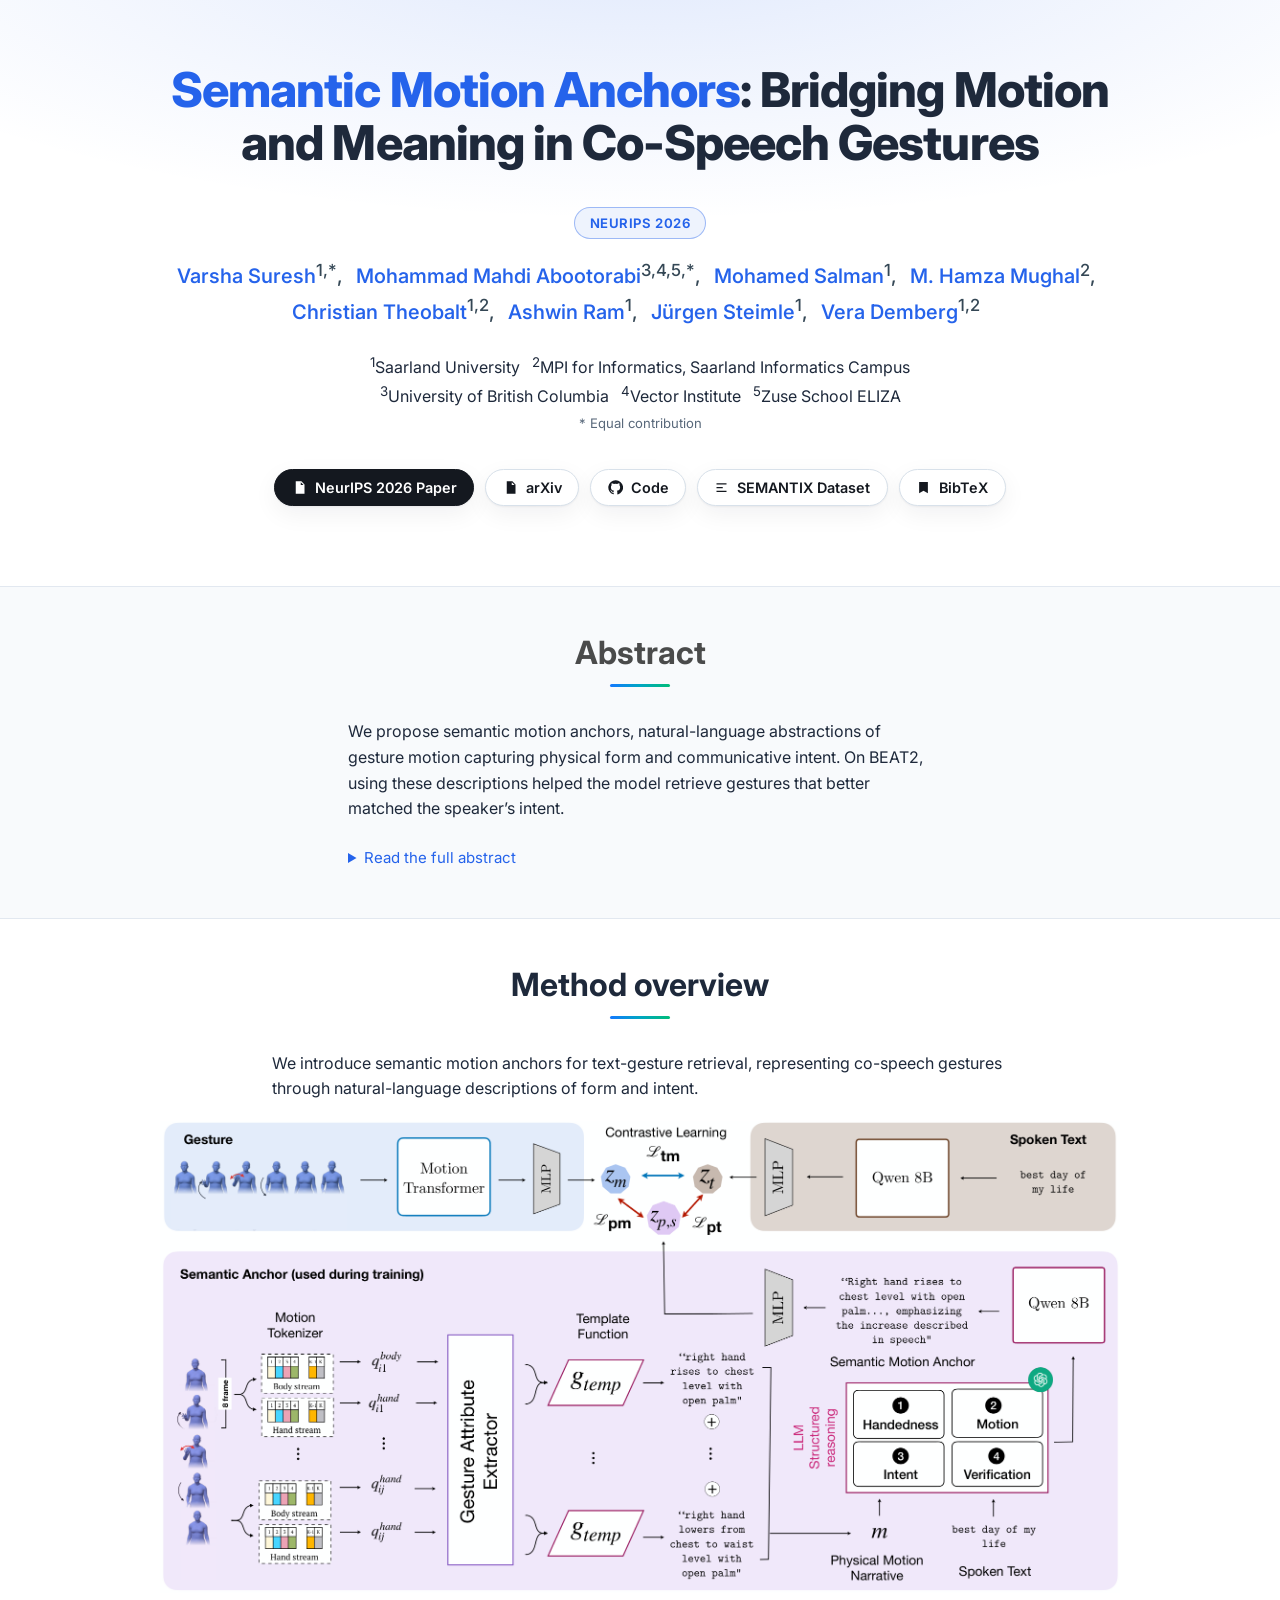
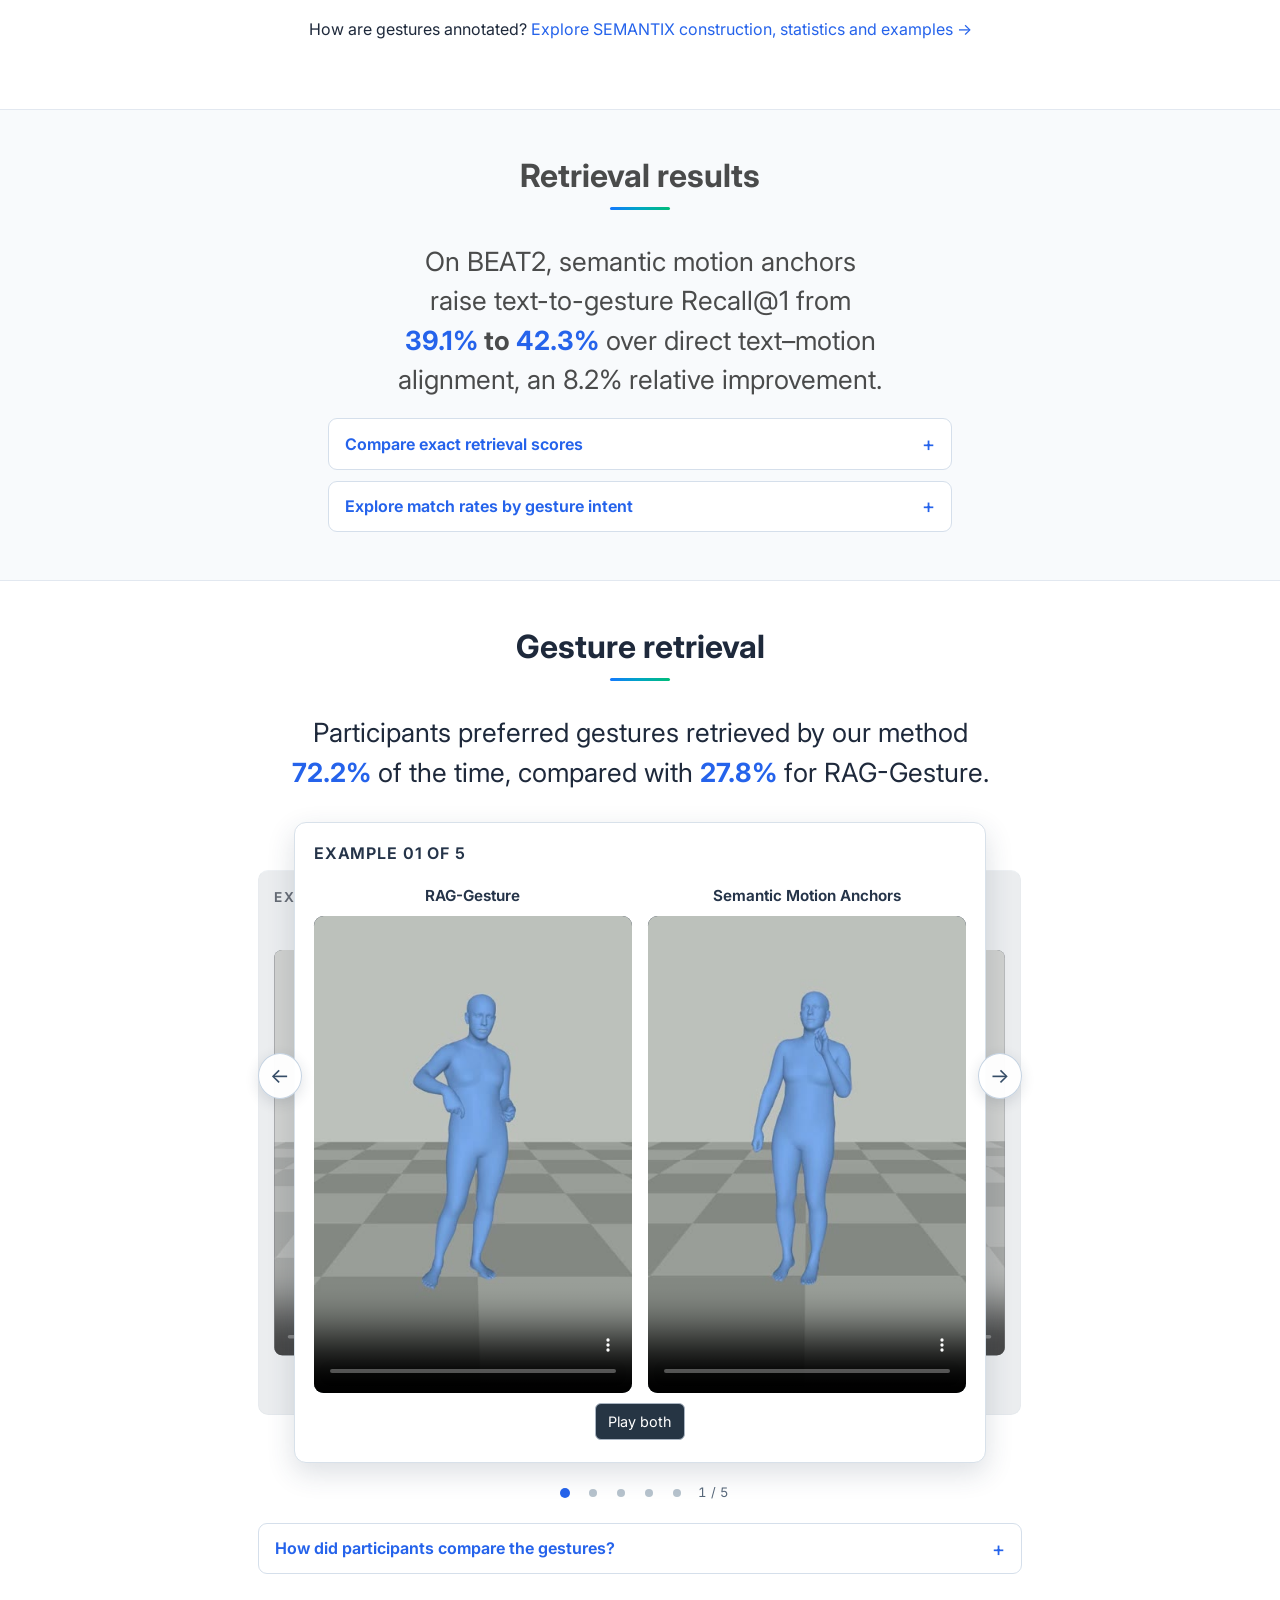
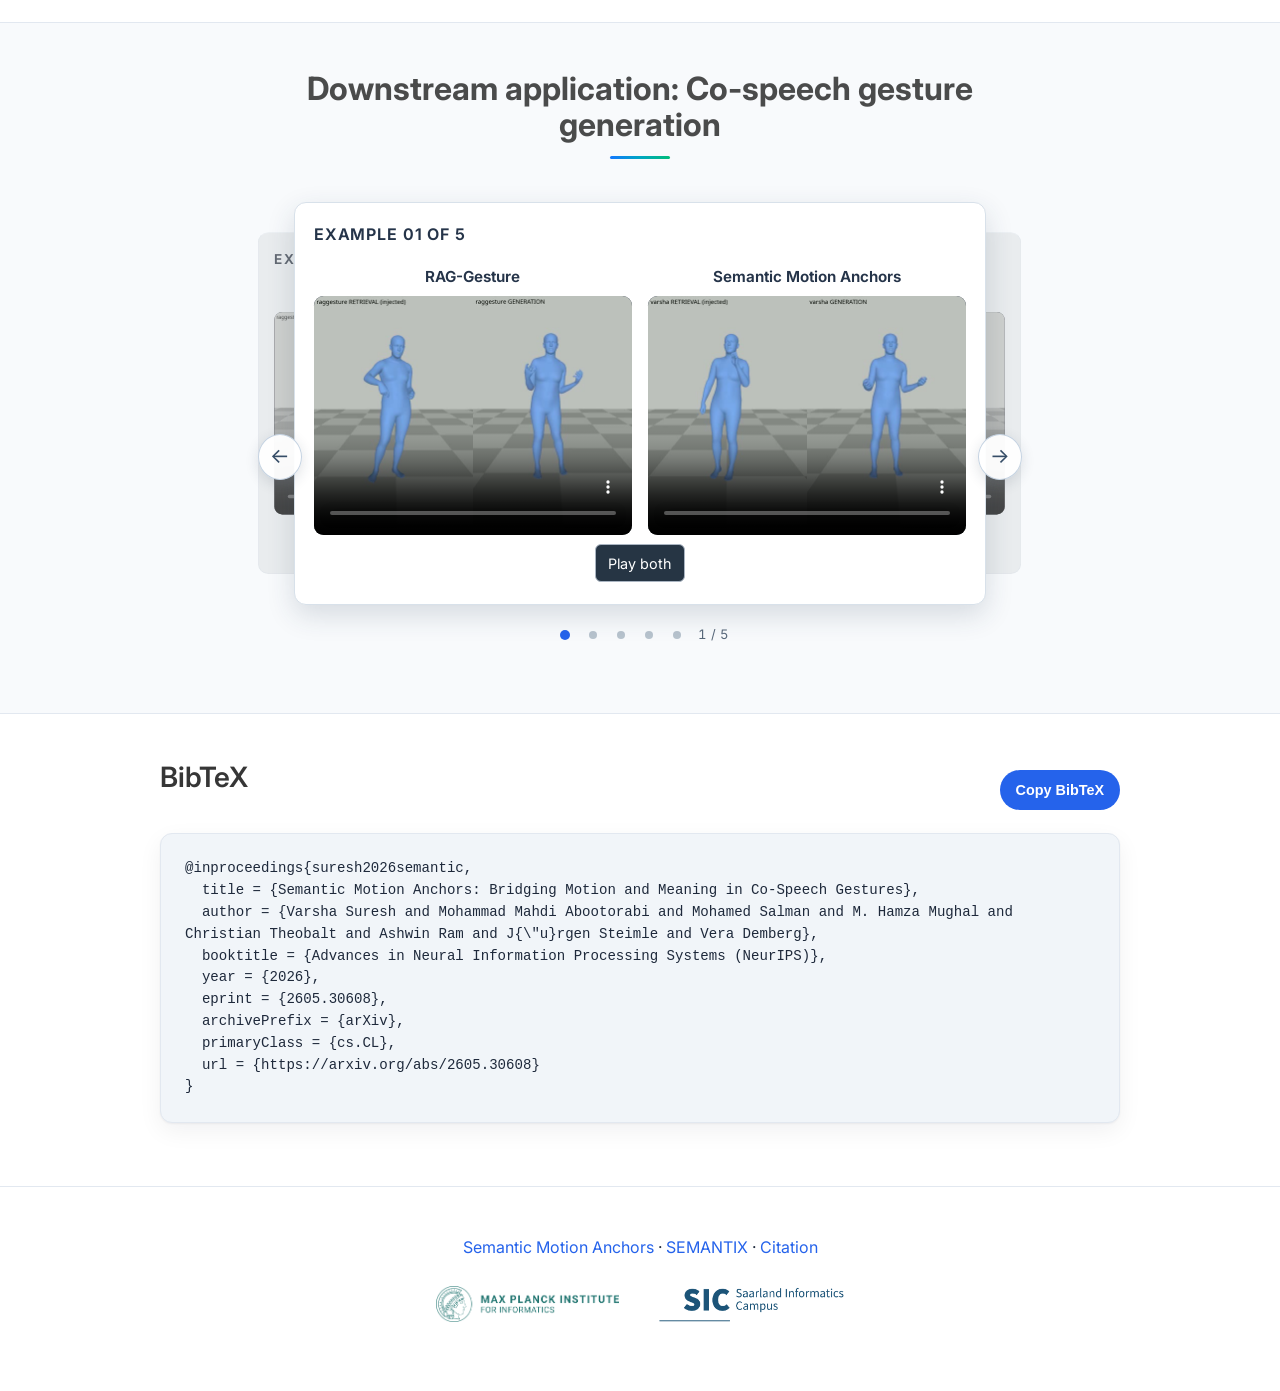
<file: index.html>
<!doctype html><html lang="en"><head><meta charset="utf-8"><meta name="viewport" content="width=device-width,initial-scale=1"><title>Semantic Motion Anchors: Bridging Motion and Meaning in Co-Speech Gestures</title><meta name="description" content="Semantic Motion Anchors: paper, qualitative retrieval examples, gesture generation videos and SEMANTIX."><link rel="icon" href="images/logos/mpi_favicon.png"><link rel="stylesheet" href="css/bulma.min.css"><link rel="stylesheet" href="css/mustreason.css"><link rel="stylesheet" href="css/research-flow.css?v=result-details-1"><script defer src="js/project.js"></script><script defer src="js/comparisons.js?v=separate-demos"></script><link rel="stylesheet" href="css/local-gallery.css?v=separate-demos"><script defer src="js/local-gallery.js?v=separate-demos"></script><link rel="preconnect" href="https://fonts.googleapis.com"><link rel="preconnect" href="https://fonts.gstatic.com" crossorigin><link href="https://fonts.googleapis.com/css2?family=Inter:wght@400;500;600;700;800&display=swap" rel="stylesheet"><link rel="stylesheet" href="css/refine.css?v=4"></head><body><a class="skip" href="#main">Skip to content</a><main id="main"><section class="hero">
<div class="hero-body">
<div class="container is-max-desktop">
<div class="columns is-centered">
<div class="column has-text-centered"><h1 class="title is-1 publication-title"><span class="project-name">Semantic Motion Anchors</span>: Bridging Motion and Meaning in Co-Speech Gestures</h1><p class="venue-pill">NeurIPS 2026</p><p class="is-size-5 publication-authors authors"><span class="author-block"><a href="https://varsha33.github.io/">Varsha Suresh</a><sup>1,*</sup></span> <span class="author-block"><a href="https://aboots.github.io/">Mohammad Mahdi Abootorabi</a><sup>3,4,5,*</sup></span> <span class="author-block"><a href="https://scholar.google.com/citations?user=PJOn7tcAAAAJ&amp;hl=en">Mohamed Salman</a><sup>1</sup></span> <span class="author-block"><a href="https://m-hamza-mughal.github.io/">M. Hamza Mughal</a><sup>2</sup></span> <span class="author-block"><a href="https://people.mpi-inf.mpg.de/~theobalt/">Christian Theobalt</a><sup>1,2</sup></span> <span class="author-block"><a href="https://sites.google.com/view/ashwin-ram/home">Ashwin Ram</a><sup>1</sup></span> <span class="author-block"><a href="https://hci.cs.uni-saarland.de/people/juergen-steimle/">Jürgen Steimle</a><sup>1</sup></span> <span class="author-block"><a href="https://www.uni-saarland.de/lehrstuhl/demberg/members/verademberg.html">Vera Demberg</a><sup>1,2</sup></span> </p><p class="affiliations"><sup>1</sup>Saarland University   <sup>2</sup>MPI for Informatics, Saarland Informatics Campus<br/>
<sup>3</sup>University of British Columbia   <sup>4</sup>Vector Institute   <sup>5</sup>Zuse School ELIZA<br/><span>* Equal contribution</span></p><div class="column has-text-centered"><div class="publication-links btn-row" role="group" aria-label="Paper resources">
<a class="btn primary publication-link" href="https://neurips.cc/virtual/2026/loc/paris/poster/154665" target="_blank" rel="noopener"><svg viewBox="0 0 24 24" aria-hidden="true"><path d="M6 2h9l5 5v15H6zM14 3.5V8h4.5zM8 12h8v1.5H8zm0 3.5h8V17H8z"/></svg>NeurIPS 2026 Paper</a>
<a class="btn publication-link" href="https://arxiv.org/abs/2605.30608"><svg viewBox="0 0 24 24" aria-hidden="true"><path d="M6 2h9l5 5v15H6zM14 3.5V8h4.5zM8.5 17v-5h1.8c1.1 0 1.8.6 1.8 1.6S11.4 15 10.3 15H9.9v2zm1.4-3.2h.3c.4 0 .6-.2.6-.4s-.2-.5-.6-.5h-.3z"/></svg>arXiv</a>
<a class="btn publication-link" href="https://github.com/aboots/Semantic_Motion_Anchors"><svg viewBox="0 0 24 24" aria-hidden="true"><path d="M12 .5a11.5 11.5 0 0 0-3.64 22.41c.58.1.79-.25.79-.56v-2c-3.2.7-3.88-1.37-3.88-1.37-.52-1.33-1.28-1.69-1.28-1.69-1.05-.71.08-.7.08-.7 1.15.08 1.76 1.19 1.76 1.19 1.03 1.76 2.7 1.25 3.36.96.1-.75.4-1.25.73-1.54-2.55-.29-5.24-1.28-5.24-5.69 0-1.26.45-2.28 1.19-3.09-.12-.29-.52-1.46.11-3.05 0 0 .97-.31 3.17 1.18a11 11 0 0 1 5.77 0c2.2-1.49 3.17-1.18 3.17-1.18.63 1.59.23 2.76.11 3.05.74.81 1.19 1.83 1.19 3.09 0 4.42-2.69 5.39-5.25 5.68.41.36.78 1.06.78 2.14v3.17c0 .31.21.67.8.56A11.5 11.5 0 0 0 12 .5z"/></svg>Code</a>
<a class="btn publication-link" href="dataset.html"><svg viewBox="0 0 24 24" aria-hidden="true"><path d="M4 5h16v2H4zm0 6h10v2H4zm0 6h16v2H4z"/></svg>SEMANTIX Dataset</a>
<a class="btn publication-link" href="#citation"><svg viewBox="0 0 24 24" aria-hidden="true"><path d="M5 3h14v18l-7-4-7 4z"/></svg>BibTeX</a>
</div></div></div>
</div>
</div>
</div>
</section><section class="section hero is-light" id="abstract">
<div class="container is-max-desktop">
<div class="columns is-centered has-text-centered">
<div class="column is-four-fifths"><h2 class="title is-3 has-text-centered">Abstract</h2><div class="content has-text-justified"><p>We propose semantic motion anchors, natural-language abstractions of gesture motion capturing physical form and communicative intent. On BEAT2, using these descriptions helped the model retrieve gestures that better matched the speaker’s intent.</p><details class="full-abstract"><summary>Read the full abstract</summary><p>Learning a shared representation between spoken text and gesture is central to co-speech gesture retrieval, synthesis, and understanding, but remains challenging for semantically meaningful gestures whose communicative intent is not captured by motion alone. Direct contrastive alignment between transcripts and continuous motion embeddings often overemphasizes low-level kinematics and misses the symbolic content of semantic gestures. We propose semantic motion anchors, natural-language abstractions of gesture motion capturing physical form and communicative intent. Our method discretizes 3D gestures into body-hand motion primitives, verbalizes them into structured descriptions, and grounds them in the transcript to provide auxiliary contrastive supervision. On BEAT2, our method improves text-to-gesture R@1 by 8.2% over a direct text-motion baseline and outperforms prior retrieval approaches on text to gesture and gesture to text retrieval directions. Beyond aggregate retrieval metrics, semantic motion anchor supervision helps retrieve gestures that are semantically meaningful for the spoken query, rather than defaulting to generic motion patterns. A downstream retrieval-augmented gesture generation study showed that users significantly preferred gestures retrieved by our approach over a retrieval-augmented generation baseline, demonstrating that semantically grounded retrieval translates to gestures that better convey communicative intent in downstream generation.</p></details></div></div>
</div>
</div>
</section><section class="section hero is-small" id="method">
<div class="container is-max-desktop">
<div class="columns is-centered">
<div class="column is-full"><h2 class="title is-3 has-text-centered">Method overview</h2><p class="method-summary">We introduce semantic motion anchors for text-gesture retrieval, representing co-speech gestures through natural-language descriptions of form and intent.</p><figure class="framework"><a aria-label="Open Figure 1 at full size" href="images/framework.png"><img alt="Top: motion and text encoders aligned in a shared space. Bottom: motion tokens, a physical description and the transcript yield an anchor for training." height="985" loading="lazy" src="images/framework.png" width="2006"/></a></figure><p class="crosslink">How are gestures annotated? <a href="dataset.html#construction">Explore SEMANTIX construction, statistics and examples →</a></p></div>
</div>
</div>
</section><section class="section hero is-light" id="results">
<div class="container is-max-desktop">
<div class="columns is-centered has-text-centered">
<div class="column is-four-fifths"><h2 class="title is-3 has-text-centered">Retrieval results</h2><p class="tagline">On BEAT2, semantic motion anchors raise text-to-gesture Recall@1 from <strong><span class="metric-value">39.1%</span> to <span class="metric-value">42.3%</span></strong> over direct text–motion alignment, an 8.2% relative improvement.</p><details class="research-disclosure" id="retrieval-scores"><summary>Compare exact retrieval scores</summary><div class="research-detail-body"><p>Each query ranks 856 candidates. Recall@K is the percentage of queries whose paired match appears in the first K results. MRR measures the reciprocal rank of that match, averaged across queries and shown on a 0–100 scale. Higher is better for all four metrics.</p><fieldset class="direction-picker"><legend>Retrieval direction</legend><input aria-controls="direction-tables" checked="" class="direction-choice" id="dir-text-first" name="result-direction" type="radio"/><label for="dir-text-first">Text → Gesture</label><input aria-controls="direction-tables" class="direction-choice" id="dir-gesture-first" name="result-direction" type="radio"/><label for="dir-gesture-first">Gesture → Text</label><div id="direction-tables"><div aria-label="Text-to-gesture scores" class="result-table-wrap text-first" role="region" tabindex="0"><table class="metric-table"><caption>Text-to-gesture retrieval · BEAT2</caption><thead><tr><th scope="col">Method</th><th scope="col">R@1</th><th scope="col">R@5</th><th scope="col">R@10</th><th scope="col">MRR</th></tr></thead><tbody><tr><th scope="row">GestureDiffuCLIP</th><td>33.8</td><td>57.5</td><td>67.2</td><td>45.1</td></tr><tr><th scope="row">TMR</th><td>39.1</td><td>58.7</td><td>66.4</td><td>48.6</td></tr><tr><th scope="row">JEGAL</th><td>39.3</td><td>59.3</td><td>66.8</td><td>48.9</td></tr><tr><th scope="row">Text Contrastive</th><td>39.1</td><td>58.7</td><td>66.3</td><td>48.5</td></tr><tr class="our-method"><th scope="row">Semantic Motion Anchors (Ours)</th><td>42.3<sup>†</sup></td><td>62.5<sup>†</sup></td><td>69.5<sup>**</sup></td><td>51.9<sup>†</sup></td></tr></tbody></table></div><div aria-label="Gesture-to-text scores" class="result-table-wrap gesture-first" role="region" tabindex="0"><table class="metric-table"><caption>Gesture-to-text retrieval · BEAT2</caption><thead><tr><th scope="col">Method</th><th scope="col">R@1</th><th scope="col">R@5</th><th scope="col">R@10</th><th scope="col">MRR</th></tr></thead><tbody><tr><th scope="row">GestureDiffuCLIP</th><td>32.3</td><td>57.4</td><td>66.6</td><td>44.0</td></tr><tr><th scope="row">TMR</th><td>37.4</td><td>57.7</td><td>65.7</td><td>47.0</td></tr><tr><th scope="row">JEGAL</th><td>36.6</td><td>58.4</td><td>66.6</td><td>47.0</td></tr><tr><th scope="row">Text Contrastive</th><td>37.2</td><td>57.5</td><td>65.4</td><td>47.0</td></tr><tr class="our-method"><th scope="row">Semantic Motion Anchors (Ours)</th><td>41.8<sup>†</sup></td><td>62.0<sup>†</sup></td><td>68.9<sup>†</sup></td><td>51.4<sup>†</sup></td></tr></tbody></table></div></div></fieldset><p class="metric-key">Compared with Text Contrastive (paired t-test): <b>**</b> p &lt; 0.01; <b>†</b> p &lt; 0.001.</p></div></details><details class="research-disclosure" id="intent-match-rates"><summary>Explore match rates by gesture intent</summary><div class="research-detail-body"><p>A retrieved clip can differ from the paired clip but express the same intent. This measure counts how often the first retrieved clip has the same intent label as the paired gesture.</p><div aria-label="Match rates by intent" class="result-table-wrap" role="region" tabindex="0"><table class="metric-table match-table"><caption>Top-1 semantic label match rate (%) · BEAT2</caption><thead><tr><th scope="col">Intent</th><th scope="col">Clips</th><th scope="col">Ours</th><th scope="col">Text contrastive</th><th scope="col">Random anchor</th></tr></thead><tbody><tr><th scope="row">Emphasis</th><td>250</td><td>57.2</td><td>52.8</td><td>57.2</td></tr><tr><th scope="row">Discourse</th><td>227</td><td>62.1</td><td>57.7</td><td>61.7</td></tr><tr><th scope="row">Other-reference</th><td>111</td><td>59.5</td><td>56.8</td><td>58.6</td></tr><tr><th scope="row">Self-reference</th><td>92</td><td>52.2</td><td>52.2</td><td>44.6</td></tr><tr><th scope="row">Symbolise</th><td>68</td><td>48.5</td><td>44.1</td><td>44.1</td></tr><tr><th scope="row">Contrast</th><td>24</td><td>50.0</td><td>41.7</td><td>50.0</td></tr><tr><th scope="row">Emotion</th><td>16</td><td>56.2</td><td>43.8</td><td>50.0</td></tr><tr><th scope="row">Uncertainty</th><td>15</td><td>66.7</td><td>53.3</td><td>60.0</td></tr><tr><th scope="row">Temporal reference</th><td>12</td><td>50.0</td><td>33.3</td><td>50.0</td></tr><tr><th scope="row">Quantification</th><td>11</td><td>45.5</td><td>27.3</td><td>27.3</td></tr><tr><th scope="row">Negation</th><td>10</td><td>50.0</td><td>60.0</td><td>50.0</td></tr><tr><th scope="row">Relativity</th><td>9</td><td>66.7</td><td>55.6</td><td>77.8</td></tr><tr><th scope="row">Enumeration</th><td>6</td><td>33.3</td><td>33.3</td><td>33.3</td></tr><tr><th scope="row">Progression</th><td>3</td><td>0.0</td><td>0.0</td><td>0.0</td></tr><tr><th scope="row">Listing</th><td>2</td><td>50.0</td><td>50.0</td><td>50.0</td></tr></tbody><tfoot><tr><th scope="row">Overall</th><td>856</td><td>56.9</td><td>52.6</td><td>55.1</td></tr></tfoot></table></div></div></details></div>
</div>
</div>
</section><section class="section hero" id="retrieval">
<div class="container is-max-desktop">
<div class="columns is-centered has-text-centered">
<div class="column is-four-fifths"><h2 class="title is-3 has-text-centered">Gesture retrieval</h2><p class="tagline">Participants preferred gestures retrieved by our method <strong class="metric-value">72.2%</strong> of the time, compared with <strong class="metric-value">27.8%</strong> for RAG-Gesture.</p><div aria-label="Gesture retrieval examples" aria-roledescription="carousel" class="method-album clip-album study-album" data-carousel="" id="comparisons" role="region"><div class="method-track"><article class="example-slide sample study-card" data-example="02">
<h3 class="study-example">Example 01 of 5</h3><div class="study-pair retrieved-pair"><div class="video-pair"><figure class="method-video"><figcaption>RAG-Gesture</figcaption>
<video aria-label="Example 01 of 5, RAG-Gesture, retrieved gesture" controls="" height="960" playsinline="" poster="media/retrieved/02-baseline.jpg" preload="none" src="media/retrieved/02-baseline.mp4" width="640"></video></figure><figure class="method-video"><figcaption>Semantic Motion Anchors</figcaption>
<video aria-label="Example 01 of 5, Semantic Motion Anchors, retrieved gesture" controls="" height="960" playsinline="" poster="media/retrieved/02-anchors.jpg" preload="none" src="media/retrieved/02-anchors.mp4" width="640"></video></figure></div>
<div class="gallery-controls" hidden=""><button aria-pressed="false" class="play-pair" type="button">Play both</button></div></div>
</article><article class="example-slide sample study-card" data-example="05">
<h3 class="study-example">Example 02 of 5</h3><div class="study-pair retrieved-pair"><div class="video-pair"><figure class="method-video"><figcaption>RAG-Gesture</figcaption>
<video aria-label="Example 02 of 5, RAG-Gesture, retrieved gesture" controls="" data-poster="media/retrieved/05-baseline.jpg" height="960" playsinline="" preload="none" src="media/retrieved/05-baseline.mp4" width="640"></video></figure><figure class="method-video"><figcaption>Semantic Motion Anchors</figcaption>
<video aria-label="Example 02 of 5, Semantic Motion Anchors, retrieved gesture" controls="" data-poster="media/retrieved/05-anchors.jpg" height="960" playsinline="" preload="none" src="media/retrieved/05-anchors.mp4" width="640"></video></figure></div>
<div class="gallery-controls" hidden=""><button aria-pressed="false" class="play-pair" type="button">Play both</button></div></div>
</article><article class="example-slide sample study-card" data-example="07">
<h3 class="study-example">Example 03 of 5</h3><div class="study-pair retrieved-pair"><div class="video-pair"><figure class="method-video"><figcaption>RAG-Gesture</figcaption>
<video aria-label="Example 03 of 5, RAG-Gesture, retrieved gesture" controls="" data-poster="media/retrieved/07-baseline.jpg" height="960" playsinline="" preload="none" src="media/retrieved/07-baseline.mp4" width="640"></video></figure><figure class="method-video"><figcaption>Semantic Motion Anchors</figcaption>
<video aria-label="Example 03 of 5, Semantic Motion Anchors, retrieved gesture" controls="" data-poster="media/retrieved/07-anchors.jpg" height="960" playsinline="" preload="none" src="media/retrieved/07-anchors.mp4" width="640"></video></figure></div>
<div class="gallery-controls" hidden=""><button aria-pressed="false" class="play-pair" type="button">Play both</button></div></div>
</article><article class="example-slide sample study-card" data-example="09">
<h3 class="study-example">Example 04 of 5</h3><div class="study-pair retrieved-pair"><div class="video-pair"><figure class="method-video"><figcaption>RAG-Gesture</figcaption>
<video aria-label="Example 04 of 5, RAG-Gesture, retrieved gesture" controls="" data-poster="media/retrieved/09-baseline.jpg" height="960" playsinline="" preload="none" src="media/retrieved/09-baseline.mp4" width="640"></video></figure><figure class="method-video"><figcaption>Semantic Motion Anchors</figcaption>
<video aria-label="Example 04 of 5, Semantic Motion Anchors, retrieved gesture" controls="" data-poster="media/retrieved/09-anchors.jpg" height="960" playsinline="" preload="none" src="media/retrieved/09-anchors.mp4" width="640"></video></figure></div>
<div class="gallery-controls" hidden=""><button aria-pressed="false" class="play-pair" type="button">Play both</button></div></div>
</article><article class="example-slide sample study-card" data-example="12">
<h3 class="study-example">Example 05 of 5</h3><div class="study-pair retrieved-pair"><div class="video-pair"><figure class="method-video"><figcaption>RAG-Gesture</figcaption>
<video aria-label="Example 05 of 5, RAG-Gesture, retrieved gesture" controls="" data-poster="media/retrieved/12-baseline.jpg" height="960" playsinline="" preload="none" src="media/retrieved/12-baseline.mp4" width="640"></video></figure><figure class="method-video"><figcaption>Semantic Motion Anchors</figcaption>
<video aria-label="Example 05 of 5, Semantic Motion Anchors, retrieved gesture" controls="" data-poster="media/retrieved/12-anchors.jpg" height="960" playsinline="" preload="none" src="media/retrieved/12-anchors.mp4" width="640"></video></figure></div>
<div class="gallery-controls" hidden=""><button aria-pressed="false" class="play-pair" type="button">Play both</button></div></div>
</article></div><div class="examples-pager" hidden="">
<button aria-label="Previous retrieval example" data-step="-1" type="button"><span aria-hidden="true">←</span></button>
<div class="album-progress"><select aria-label="Choose a retrieval example" class="study-jump" id="pair-select"><option value="02">Example 01 of 5</option><option value="05">Example 02 of 5</option><option value="07">Example 03 of 5</option><option value="09">Example 04 of 5</option><option value="12">Example 05 of 5</option></select><button aria-label="Show Example 01 of 5" class="album-dot" data-to="0" title="Example 01 of 5" type="button"></button><button aria-label="Show Example 02 of 5" class="album-dot" data-to="1" title="Example 02 of 5" type="button"></button><button aria-label="Show Example 03 of 5" class="album-dot" data-to="2" title="Example 03 of 5" type="button"></button><button aria-label="Show Example 04 of 5" class="album-dot" data-to="3" title="Example 04 of 5" type="button"></button><button aria-label="Show Example 05 of 5" class="album-dot" data-to="4" title="Example 05 of 5" type="button"></button><span aria-hidden="true" class="examples-count">1 / 5</span></div>
<button aria-label="Next retrieval example" data-step="1" type="button"><span aria-hidden="true">→</span></button>
</div>
<span aria-atomic="true" class="visually-hidden examples-status" role="status"></span></div><details class="research-disclosure" id="study-design"><summary>How did participants compare the gestures?</summary><div class="research-detail-body"><p>Each of the 32 participants made 10 forced choices between paired gesture animations. For the same spoken query and retrieval database, participants compared the gesture retrieved by RAG-Gesture with the gesture retrieved using semantic motion anchors.</p></div></details></div>
</div>
</div>
</section><section class="section hero is-light" id="application">
<div class="container is-max-desktop">
<div class="columns is-centered has-text-centered">
<div class="column is-four-fifths"><h2 class="title is-3 has-text-centered">Downstream application: Co-speech gesture generation</h2><div aria-label="Co-speech gesture generation examples" aria-roledescription="carousel" class="method-album clip-album study-album" data-carousel="" id="generation-comparisons" role="region"><div class="method-track"><article class="example-slide sample study-card" data-example="02">
<h3 class="study-example">Example 01 of 5</h3>
<div class="study-pair generated-pair"><div class="video-pair"><figure class="method-video"><figcaption>RAG-Gesture</figcaption>
<video aria-label="Example 01 of 5, RAG-Gesture, retrieved motion on the left and generated motion on the right" controls="" height="960" playsinline="" poster="media/02-baseline.jpg" preload="none" src="media/02-baseline.mp4" width="1280"></video></figure><figure class="method-video"><figcaption>Semantic Motion Anchors</figcaption>
<video aria-label="Example 01 of 5, Semantic Motion Anchors, retrieved motion on the left and generated motion on the right" controls="" height="960" playsinline="" poster="media/02-anchors.jpg" preload="none" src="media/02-anchors.mp4" width="1280"></video></figure></div>
<div class="gallery-controls" hidden=""><button aria-pressed="false" class="play-pair" type="button">Play both</button></div></div></article><article class="example-slide sample study-card" data-example="05">
<h3 class="study-example">Example 02 of 5</h3>
<div class="study-pair generated-pair"><div class="video-pair"><figure class="method-video"><figcaption>RAG-Gesture</figcaption>
<video aria-label="Example 02 of 5, RAG-Gesture, retrieved motion on the left and generated motion on the right" controls="" data-poster="media/05-baseline.jpg" height="960" playsinline="" preload="none" src="media/05-baseline.mp4" width="1280"></video></figure><figure class="method-video"><figcaption>Semantic Motion Anchors</figcaption>
<video aria-label="Example 02 of 5, Semantic Motion Anchors, retrieved motion on the left and generated motion on the right" controls="" data-poster="media/05-anchors.jpg" height="960" playsinline="" preload="none" src="media/05-anchors.mp4" width="1280"></video></figure></div>
<div class="gallery-controls" hidden=""><button aria-pressed="false" class="play-pair" type="button">Play both</button></div></div></article><article class="example-slide sample study-card" data-example="07">
<h3 class="study-example">Example 03 of 5</h3>
<div class="study-pair generated-pair"><div class="video-pair"><figure class="method-video"><figcaption>RAG-Gesture</figcaption>
<video aria-label="Example 03 of 5, RAG-Gesture, retrieved motion on the left and generated motion on the right" controls="" data-poster="media/07-baseline.jpg" height="960" playsinline="" preload="none" src="media/07-baseline.mp4" width="1280"></video></figure><figure class="method-video"><figcaption>Semantic Motion Anchors</figcaption>
<video aria-label="Example 03 of 5, Semantic Motion Anchors, retrieved motion on the left and generated motion on the right" controls="" data-poster="media/07-anchors.jpg" height="960" playsinline="" preload="none" src="media/07-anchors.mp4" width="1280"></video></figure></div>
<div class="gallery-controls" hidden=""><button aria-pressed="false" class="play-pair" type="button">Play both</button></div></div></article><article class="example-slide sample study-card" data-example="09">
<h3 class="study-example">Example 04 of 5</h3>
<div class="study-pair generated-pair"><div class="video-pair"><figure class="method-video"><figcaption>RAG-Gesture</figcaption>
<video aria-label="Example 04 of 5, RAG-Gesture, retrieved motion on the left and generated motion on the right" controls="" data-poster="media/09-baseline.jpg" height="960" playsinline="" preload="none" src="media/09-baseline.mp4" width="1280"></video></figure><figure class="method-video"><figcaption>Semantic Motion Anchors</figcaption>
<video aria-label="Example 04 of 5, Semantic Motion Anchors, retrieved motion on the left and generated motion on the right" controls="" data-poster="media/09-anchors.jpg" height="960" playsinline="" preload="none" src="media/09-anchors.mp4" width="1280"></video></figure></div>
<div class="gallery-controls" hidden=""><button aria-pressed="false" class="play-pair" type="button">Play both</button></div></div></article><article class="example-slide sample study-card" data-example="12">
<h3 class="study-example">Example 05 of 5</h3>
<div class="study-pair generated-pair"><div class="video-pair"><figure class="method-video"><figcaption>RAG-Gesture</figcaption>
<video aria-label="Example 05 of 5, RAG-Gesture, retrieved motion on the left and generated motion on the right" controls="" data-poster="media/12-baseline.jpg" height="960" playsinline="" preload="none" src="media/12-baseline.mp4" width="1280"></video></figure><figure class="method-video"><figcaption>Semantic Motion Anchors</figcaption>
<video aria-label="Example 05 of 5, Semantic Motion Anchors, retrieved motion on the left and generated motion on the right" controls="" data-poster="media/12-anchors.jpg" height="960" playsinline="" preload="none" src="media/12-anchors.mp4" width="1280"></video></figure></div>
<div class="gallery-controls" hidden=""><button aria-pressed="false" class="play-pair" type="button">Play both</button></div></div></article></div><div class="examples-pager" hidden="">
<button aria-label="Previous generation example" data-step="-1" type="button"><span aria-hidden="true">←</span></button>
<div class="album-progress"><select aria-label="Choose a generation example" class="study-jump" id="generation-pair-select"><option value="02">Example 01 of 5</option><option value="05">Example 02 of 5</option><option value="07">Example 03 of 5</option><option value="09">Example 04 of 5</option><option value="12">Example 05 of 5</option></select><button aria-label="Show Example 01 of 5" class="album-dot" data-to="0" title="Example 01 of 5" type="button"></button><button aria-label="Show Example 02 of 5" class="album-dot" data-to="1" title="Example 02 of 5" type="button"></button><button aria-label="Show Example 03 of 5" class="album-dot" data-to="2" title="Example 03 of 5" type="button"></button><button aria-label="Show Example 04 of 5" class="album-dot" data-to="3" title="Example 04 of 5" type="button"></button><button aria-label="Show Example 05 of 5" class="album-dot" data-to="4" title="Example 05 of 5" type="button"></button><span aria-hidden="true" class="examples-count">1 / 5</span></div>
<button aria-label="Next generation example" data-step="1" type="button"><span aria-hidden="true">→</span></button>
</div>
<span aria-atomic="true" class="visually-hidden examples-status" role="status"></span></div></div>
</div>
</div>
</section><section class="section" id="citation">
<div class="container is-max-desktop content">
<div class="bibtex-header">
<h2 class="title">BibTeX</h2>
<button class="copy-bibtex-btn" data-copy="bibtex" title="Copy BibTeX to clipboard">Copy BibTeX</button>
</div>
<pre id="bibtex-code"><code id="bibtex">@inproceedings{suresh2026semantic,
  title = {Semantic Motion Anchors: Bridging Motion and Meaning in Co-Speech Gestures},
  author = {Varsha Suresh and Mohammad Mahdi Abootorabi and Mohamed Salman and M. Hamza Mughal and Christian Theobalt and Ashwin Ram and J{\"u}rgen Steimle and Vera Demberg},
  booktitle = {Advances in Neural Information Processing Systems (NeurIPS)},
  year = {2026},
  eprint = {2605.30608},
  archivePrefix = {arXiv},
  primaryClass = {cs.CL},
  url = {https://arxiv.org/abs/2605.30608}
}</code></pre><p class="note" id="copy-status" role="status"></p>
</div>
</section></main><footer class="footer paper-footer"><div class="container is-max-desktop has-text-centered"><nav aria-label="Project pages"><a href="index.html">Semantic Motion Anchors</a> · <a href="dataset.html">SEMANTIX</a> · <a href="index.html#citation">Citation</a></nav><div aria-label="Institution logos" class="institution-logos">
<img alt="Max Planck Institute for Informatics" height="48" src="images/logos/mpi-inf.png" width="160"/>
<img alt="Saarland Informatics Campus" height="48" src="images/logos/sic-logo.webp" width="160"/>
</div></div></footer></body></html>
</file>
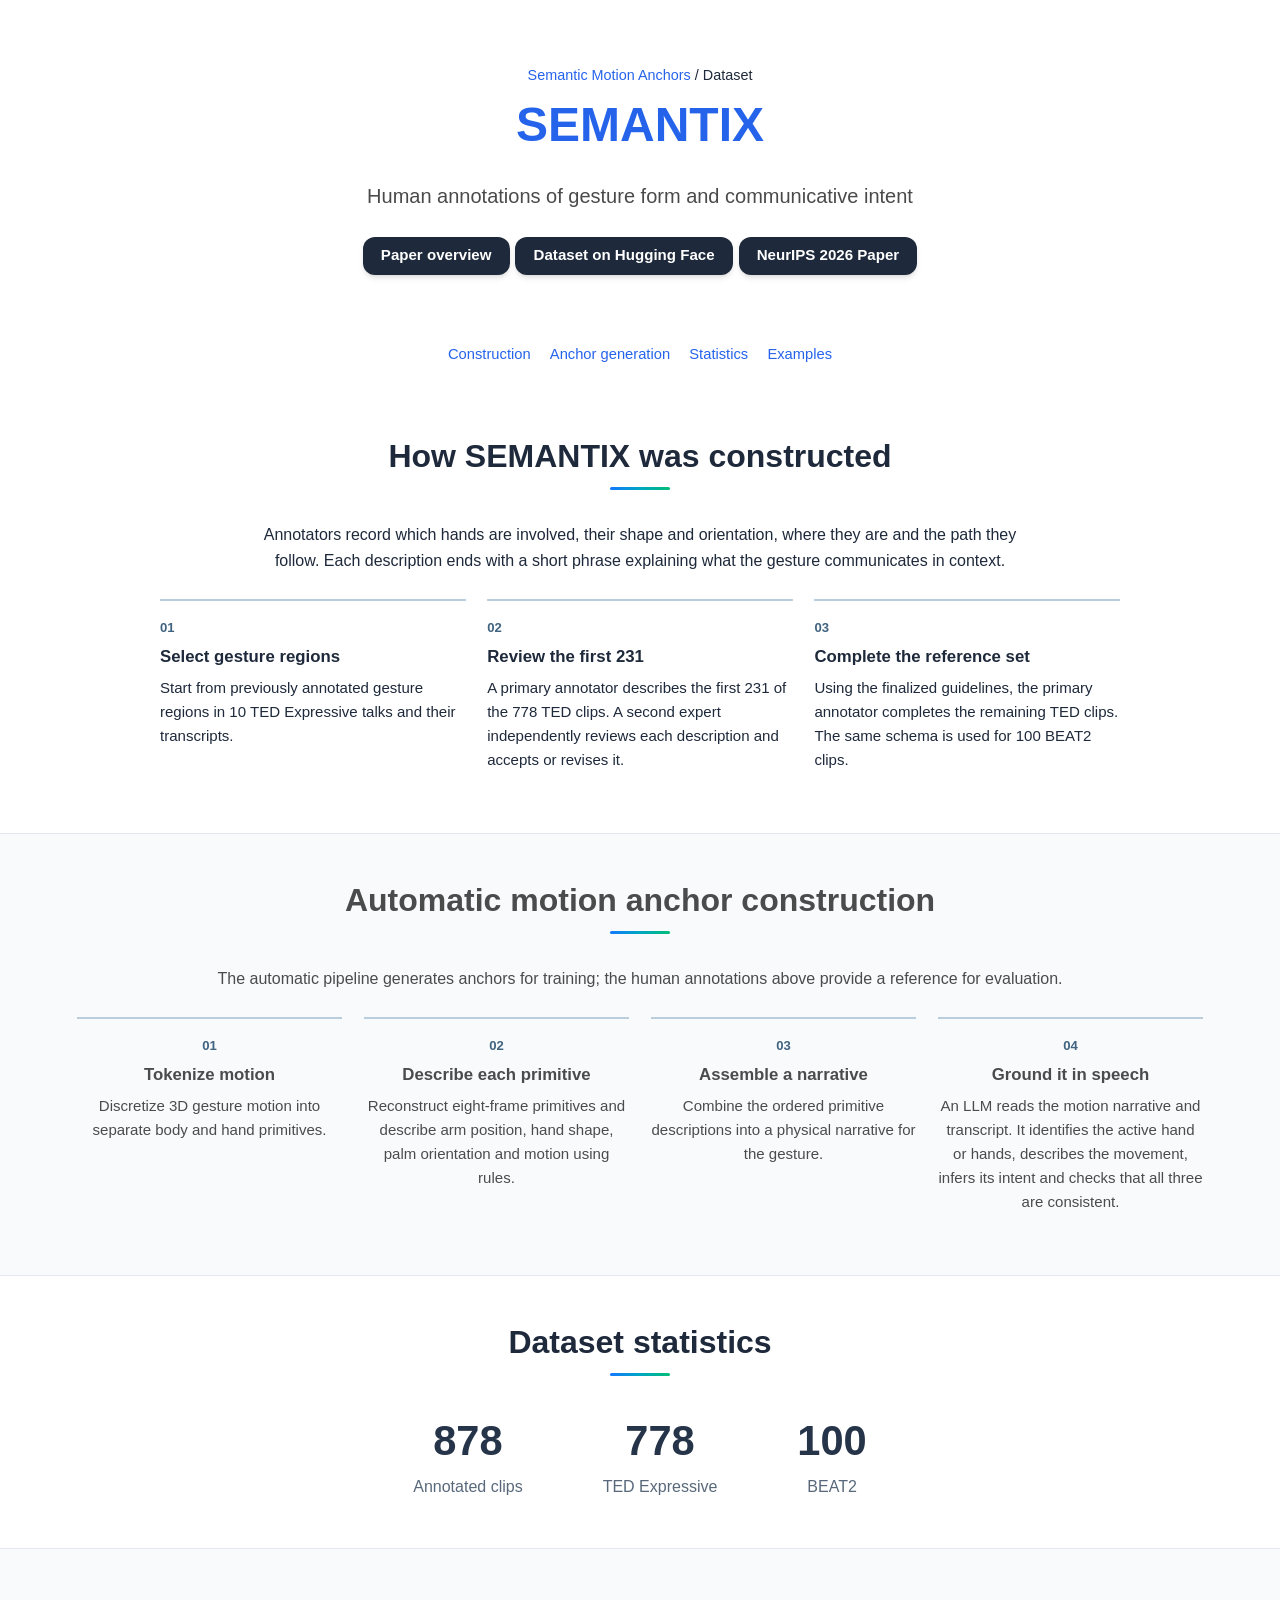
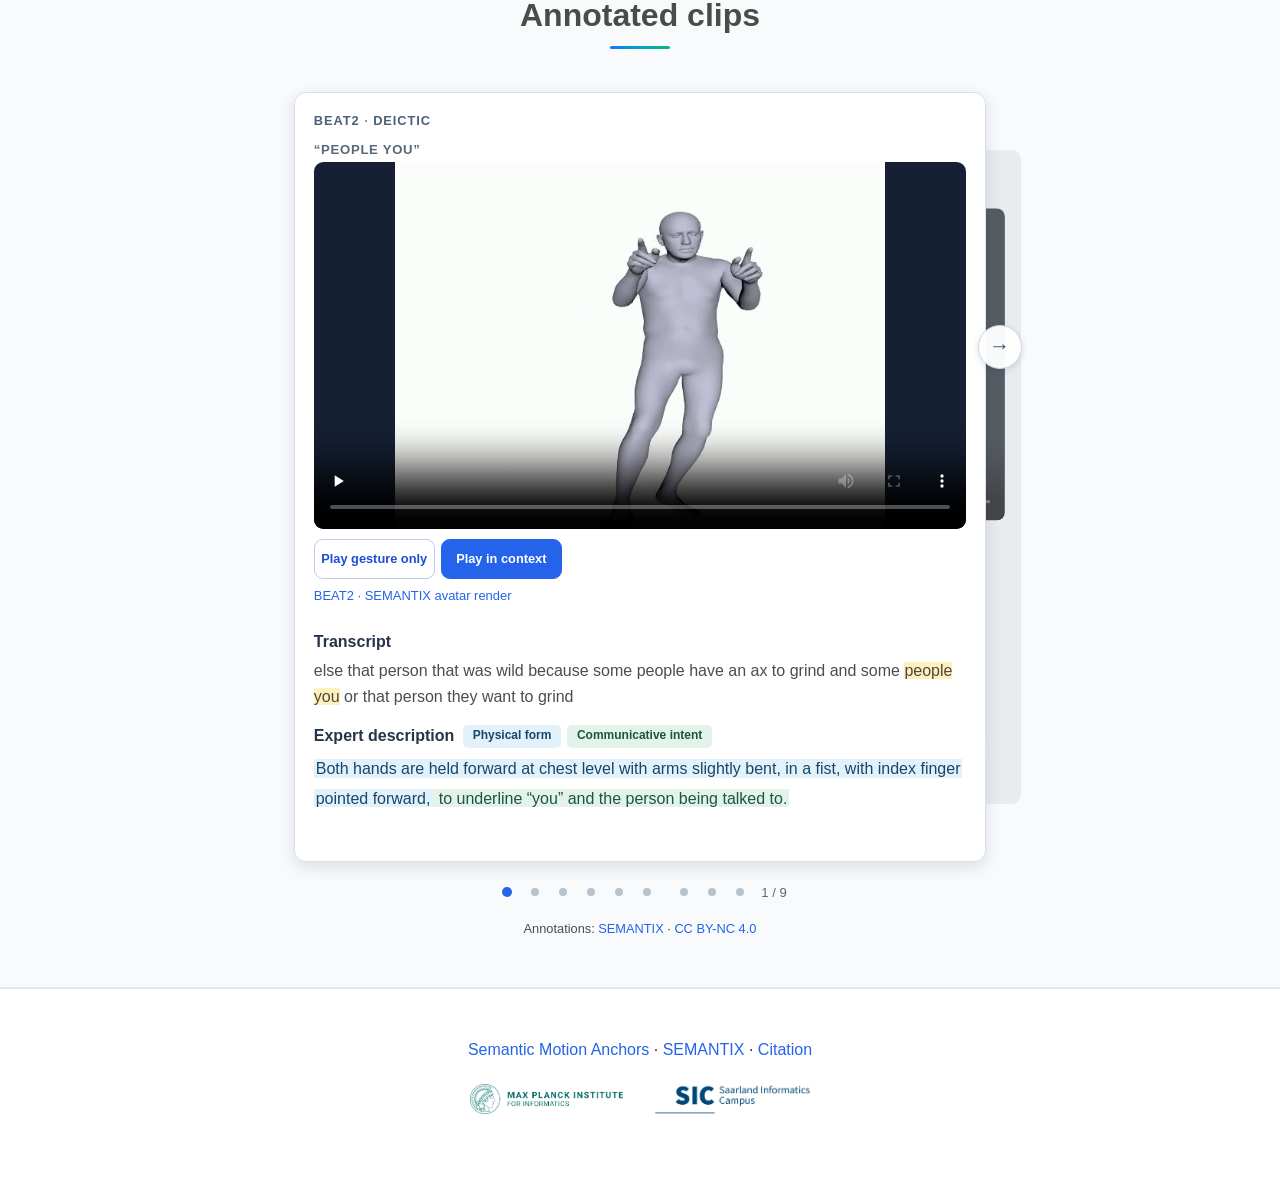
<file: dataset.html>
<!DOCTYPE html>

<html lang="en"><head><meta charset="utf-8"/><meta content="width=device-width,initial-scale=1" name="viewport"/><title>SEMANTIX | Semantic Motion Anchors</title><meta content="SEMANTIX construction, dataset statistics, and gesture annotations." name="description"/><link href="images/logos/mpi_favicon.png" rel="icon"/><link href="css/bulma.min.css" rel="stylesheet"/><link href="css/mustreason.css" rel="stylesheet"/><link href="css/research-flow.css?v=result-details-1" rel="stylesheet"/><script defer="" src="js/project.js"></script><link href="css/local-gallery.css?v=separate-demos" rel="stylesheet"/><script defer="" src="js/local-gallery.js?v=semantix-20261120"></script><script defer="" src="js/semantix-media.js?v=direct-clips"></script><link href="css/semantix-media.css?v=direct-clips" rel="stylesheet"/><link href="css/ted-preview.css?v=ted-links-20261122" rel="stylesheet"/></head><body><a class="skip" href="#main">Skip to content</a><main id="main"><section class="hero">
<div class="hero-body">
<div class="container is-max-desktop">
<div class="columns is-centered">
<div class="column has-text-centered"><p class="parent-project"><a href="index.html">Semantic Motion Anchors</a> / Dataset</p><h1 class="title is-1 publication-title"><span class="project-name">SEMANTIX</span></h1><p class="subtitle dataset-sub">Human annotations of gesture form and communicative intent</p><div class="publication-links"><span class="link-block"><a class="external-link button is-normal is-rounded is-dark" href="index.html">Paper overview</a></span><span class="link-block"><a class="external-link button is-normal is-rounded is-dark" href="https://huggingface.co/datasets/aboots/SEMANTIX">Dataset on Hugging Face</a></span><span class="link-block"><a class="external-link button is-normal is-rounded is-dark" href="https://neurips.cc/virtual/2026/loc/paris/poster/154665" rel="noopener" target="_blank">NeurIPS 2026 Paper</a></span></div></div>
</div>
</div>
</div>
</section><nav aria-label="On this page" class="section-links"><a href="#construction">Construction</a><a href="#anchor-construction">Anchor generation</a><a href="#statistics">Statistics</a><a href="#examples">Examples</a></nav><section class="section hero is-small" id="construction">
<div class="container is-max-desktop">
<div class="columns is-centered">
<div class="column is-full"><h2 class="title is-3 has-text-centered">How SEMANTIX was constructed</h2><p class="intro">Annotators record which hands are involved, their shape and orientation, where they are and the path they follow. Each description ends with a short phrase explaining what the gesture communicates in context.</p><ol class="flow"><li><h3>Select gesture regions</h3><p>Start from previously annotated gesture regions in 10 TED Expressive talks and their transcripts.</p></li><li><h3>Review the first 231</h3><p>A primary annotator describes the first 231 of the 778 TED clips. A second expert independently reviews each description and accepts or revises it.</p></li><li><h3>Complete the reference set</h3><p>Using the finalized guidelines, the primary annotator completes the remaining TED clips. The same schema is used for 100 BEAT2 clips.</p></li></ol></div>
</div>
</div>
</section><section class="section hero is-light" id="anchor-construction">
<div class="container is-max-desktop">
<div class="columns is-centered has-text-centered">
<div class="column is-four-fifths"><h2 class="title is-3 has-text-centered">Automatic motion anchor construction</h2><p class="intro">The automatic pipeline generates anchors for training; the human annotations above provide a reference for evaluation.</p><ol class="flow four"><li><h3>Tokenize motion</h3><p>Discretize 3D gesture motion into separate body and hand primitives.</p></li><li><h3>Describe each primitive</h3><p>Reconstruct eight-frame primitives and describe arm position, hand shape, palm orientation and motion using rules.</p></li><li><h3>Assemble a narrative</h3><p>Combine the ordered primitive descriptions into a physical narrative for the gesture.</p></li><li><h3>Ground it in speech</h3><p>An LLM reads the motion narrative and transcript. It identifies the active hand or hands, describes the movement, infers its intent and checks that all three are consistent.</p></li></ol></div>
</div>
</div>
</section><section class="section hero is-small" id="statistics">
<div class="container is-max-desktop">
<div class="columns is-centered">
<div class="column is-full"><h2 class="title is-3 has-text-centered">Dataset statistics</h2><dl class="stats"><div><dd>878</dd><dt>Annotated clips</dt></div><div><dd>778</dd><dt>TED Expressive</dt></div><div><dd>100</dd><dt>BEAT2</dt></div></dl></div>
</div>
</div>
</section><section class="section hero is-light" id="examples">
<div class="container is-max-desktop">
<div class="columns is-centered has-text-centered">
<div class="column is-four-fifths"><h2 class="title is-3 has-text-centered">Annotated clips</h2><div aria-label="Annotated SEMANTIX clips" aria-roledescription="carousel" class="method-album clip-album" data-carousel="" data-item-name="Clip" data-loop="false" id="examples-clips" role="region">
<div class="method-track"><article class="example-slide sample" data-example="semantix_beat2_754" data-label="Deictic">
<p class="example-type">BEAT2 <span>·</span> Deictic</p>
<h3 class="spoken-line">“people you”</h3><div class="sample-grid"><figure><video aria-label='A grey 3D avatar points both index fingers forward at the listener while saying "people you".' controls="" playsinline="" poster="media/semantix-posters/beat2_008.jpg" preload="none" src="media/semantix-clips/beat2_008-context.mp4"></video><div aria-label="Clip playback" class="clip-controls" hidden="" role="group">
<button aria-pressed="false" class="segment" data-src="media/semantix-clips/beat2_008-gesture.mp4" type="button">Play gesture only</button>
<button aria-pressed="true" class="segment" data-src="media/semantix-clips/beat2_008-context.mp4" type="button">Play in context</button>
</div><noscript><a href="media/semantix-clips/beat2_008-gesture.mp4">Play gesture only</a></noscript><figcaption><a href="https://huggingface.co/datasets/aboots/SEMANTIX/blob/main/videos/beat2/2_scott_0_43_43---g0012---deictic---04_deictic_h.mp4">BEAT2 · SEMANTIX avatar render</a></figcaption></figure>
<div><h4>Transcript</h4><p>else that person that was wild because some people have an ax to grind and some <mark>people you</mark> or that person they want to grind</p><div class="description-heading"><h4>Expert description</h4><span class="key form-key">Physical form</span><span class="key intent-key">Communicative intent</span></div><p class="gold"><span class="form-part">Both hands are held forward at chest level with arms slightly bent, in a fist, with index finger pointed forward,</span><span class="intent-part"> to underline “you” and the person being talked to.</span></p></div></div></article><article class="example-slide sample" data-example="semantix_beat2_10502" data-label="Iconic">
<p class="example-type">BEAT2 <span>·</span> Iconic</p>
<h3 class="spoken-line">“job and unsure”</h3><div class="sample-grid"><figure><video aria-label='A grey 3D avatar shrugs with both arms out and palms up while saying "job and unsure".' controls="" playsinline="" poster="media/semantix-posters/beat2_038.jpg" preload="none" src="media/semantix-clips/beat2_038-context.mp4"></video><div aria-label="Clip playback" class="clip-controls" hidden="" role="group">
<button aria-pressed="false" class="segment" data-src="media/semantix-clips/beat2_038-gesture.mp4" type="button">Play gesture only</button>
<button aria-pressed="true" class="segment" data-src="media/semantix-clips/beat2_038-context.mp4" type="button">Play in context</button>
</div><noscript><a href="media/semantix-clips/beat2_038-gesture.mp4">Play gesture only</a></noscript><figcaption><a href="https://huggingface.co/datasets/aboots/SEMANTIX/blob/main/videos/beat2/1_wayne_0_69_69---g0002---iconic---07_iconic_h.mp4">BEAT2 · SEMANTIX avatar render</a></figcaption></figure>
<div><h4>Transcript</h4><p>in 2015 i was in a rut i was working a dead-end <mark>job and unsure</mark> what to do next i found myself at a crossroads</p><div class="description-heading"><h4>Expert description</h4><span class="key form-key">Physical form</span><span class="key intent-key">Communicative intent</span></div><p class="gold"><span class="form-part">Both hands move outwards to both sides at about chest level with both palms upwards, creating a big shrug gesture</span><span class="intent-part"> to demonstrate uncertainty and underscore being stuck at a crossroad.</span></p></div></div></article><article class="example-slide sample" data-example="semantix_beat2_9550" data-label="Iconic">
<p class="example-type">BEAT2 <span>·</span> Iconic</p>
<h3 class="spoken-line">“feel angry when i”</h3><div class="sample-grid"><figure><video aria-label='A grey 3D avatar raises both clenched fists above the shoulders, then drops them, while saying "feel angry".' controls="" playsinline="" poster="media/semantix-posters/beat2_026.jpg" preload="none" src="media/semantix-clips/beat2_026-context.mp4"></video><div aria-label="Clip playback" class="clip-controls" hidden="" role="group">
<button aria-pressed="false" class="segment" data-src="media/semantix-clips/beat2_026-gesture.mp4" type="button">Play gesture only</button>
<button aria-pressed="true" class="segment" data-src="media/semantix-clips/beat2_026-context.mp4" type="button">Play in context</button>
</div><noscript><a href="media/semantix-clips/beat2_026-gesture.mp4">Play gesture only</a></noscript><figcaption><a href="https://huggingface.co/datasets/aboots/SEMANTIX/blob/main/videos/beat2/12_zhao_0_74_74---g0008---iconic---07_iconic_h.mp4">BEAT2 · SEMANTIX avatar render</a></figcaption></figure>
<div><h4>Transcript</h4><p>time be ripley lady is a sign of disrespect it's easy to make people <mark>feel angry when i</mark> think most people understand the billet is strong enough not respect</p><div class="description-heading"><h4>Expert description</h4><span class="key form-key">Physical form</span><span class="key intent-key">Communicative intent</span></div><p class="gold"><span class="form-part">Both hands in fists rise together to above shoulder level and are violently thrust downwards to waist level,</span><span class="intent-part"> in order to demonstrate anger.</span></p></div></div></article><article class="example-slide sample" data-example="semantix_beat2_14196" data-label="Iconic">
<p class="example-type">BEAT2 <span>·</span> Iconic</p>
<h3 class="spoken-line">“a lively i think the owner is a dj”</h3><div class="sample-grid"><figure><video aria-label="A grey 3D avatar circles one palm-down hand horizontally at chest level, like a spinning record, while saying the owner is a DJ." controls="" playsinline="" poster="media/semantix-posters/beat2_071.jpg" preload="none" src="media/semantix-clips/beat2_071-context.mp4"></video><div aria-label="Clip playback" class="clip-controls" hidden="" role="group">
<button aria-pressed="false" class="segment" data-src="media/semantix-clips/beat2_071-gesture.mp4" type="button">Play gesture only</button>
<button aria-pressed="true" class="segment" data-src="media/semantix-clips/beat2_071-context.mp4" type="button">Play in context</button>
</div><noscript><a href="media/semantix-clips/beat2_071-gesture.mp4">Play gesture only</a></noscript><figcaption><a href="https://huggingface.co/datasets/aboots/SEMANTIX/blob/main/videos/beat2/9_miranda_1_2_2---g0012---iconic---07_iconic_h.mp4">BEAT2 · SEMANTIX avatar render</a></figcaption></figure>
<div><h4>Transcript</h4><p>not so important but sitting down and enjoying jazz music because it's <mark>a lively i think the owner is a dj</mark> so he's thing records yeah so he's placing records and is listening</p><div class="description-heading"><h4>Expert description</h4><span class="key form-key">Physical form</span><span class="key intent-key">Communicative intent</span></div><p class="gold"><span class="form-part">One hand is at chest level with the palm facing downward, moving it in a continuous, horizontal circular motion</span><span class="intent-part"> to symbolise a record spinning on a turntable.</span></p></div></div></article><article class="example-slide sample" data-example="semantix_beat2_15568" data-label="Metaphoric">
<p class="example-type">BEAT2 <span>·</span> Metaphoric</p>
<h3 class="spoken-line">“longest”</h3><div class="sample-grid"><figure><video aria-label='A grey 3D avatar keeps the left palm up at the waist and lifts the right hand high and away from it while saying "longest".' controls="" playsinline="" poster="media/semantix-posters/beat2_088.jpg" preload="none" src="media/semantix-clips/beat2_088-context.mp4"></video><div aria-label="Clip playback" class="clip-controls" hidden="" role="group">
<button aria-pressed="false" class="segment" data-src="media/semantix-clips/beat2_088-gesture.mp4" type="button">Play gesture only</button>
<button aria-pressed="true" class="segment" data-src="media/semantix-clips/beat2_088-context.mp4" type="button">Play in context</button>
</div><noscript><a href="media/semantix-clips/beat2_088-gesture.mp4">Play gesture only</a></noscript><figcaption><a href="https://huggingface.co/datasets/aboots/SEMANTIX/blob/main/videos/beat2/1_wayne_1_10_10---g0034---metaphoric---09_metaphoric_m.mp4">BEAT2 · SEMANTIX avatar render</a></figcaption></figure>
<div><h4>Transcript</h4><p>have a reputation for longevity japanese people lived the <mark>longest</mark> out of all humans in the world actually some of their food</p><div class="description-heading"><h4>Expert description</h4><span class="key form-key">Physical form</span><span class="key intent-key">Communicative intent</span></div><p class="gold"><span class="form-part">The left hand remains at waist level with palm upwards, while the right hand moves with palm downwards up and away from the left hand</span><span class="intent-part"> to underscore and highlight the idea of “the longest.”</span></p></div></div></article><article class="example-slide sample" data-example="semantix_beat2_10040" data-label="Metaphoric">
<p class="example-type">BEAT2 <span>·</span> Metaphoric</p>
<h3 class="spoken-line">“absolutely nothing”</h3><div class="sample-grid"><figure><video aria-label='A grey 3D avatar sweeps both hands down and out, palms down, while saying "absolutely nothing".' controls="" playsinline="" poster="media/semantix-posters/beat2_030.jpg" preload="none" src="media/semantix-clips/beat2_030-context.mp4"></video><div aria-label="Clip playback" class="clip-controls" hidden="" role="group">
<button aria-pressed="false" class="segment" data-src="media/semantix-clips/beat2_030-gesture.mp4" type="button">Play gesture only</button>
<button aria-pressed="true" class="segment" data-src="media/semantix-clips/beat2_030-context.mp4" type="button">Play in context</button>
</div><noscript><a href="media/semantix-clips/beat2_030-gesture.mp4">Play gesture only</a></noscript><figcaption><a href="https://huggingface.co/datasets/aboots/SEMANTIX/blob/main/videos/beat2/21_ayana_1_6_6---g0080---metaphoric---10_metaphoric_h.mp4">BEAT2 · SEMANTIX avatar render</a></figcaption></figure>
<div><h4>Transcript</h4><p>with so many different things like i could literally come to japan <mark>absolutely nothing</mark> like no bag no nothing just money and go into a convenience store</p><div class="description-heading"><h4>Expert description</h4><span class="key form-key">Physical form</span><span class="key intent-key">Communicative intent</span></div><p class="gold"><span class="form-part">Both hands move down and outward from in front of the chest to below waist level, with palms facing down</span><span class="intent-part"> to strongly underscore the idea of having “absolutely nothing.”</span></p></div></div></article><article class="example-slide sample ted-sample" data-context-end="345.24" data-context-start="339.24" data-example="semantix_ted_1010" data-gesture-end="343.23" data-gesture-start="341.24" data-label="Self-reference" data-youtube-id="BHY0FxzoKZE">
<p class="example-type">TED · Self-reference</p>
<h3 class="spoken-line">“in me”</h3>
<div class="sample-grid"><figure>
<div class="ted-actions">
<a class="ted-watch" href="https://www.youtube.com/watch?v=BHY0FxzoKZE&amp;t=339s" rel="noopener" target="_blank">Watch on YouTube · <span class="ted-watch-time">5:39</span></a>
</div>
<figcaption><a href="https://www.ted.com/talks/wendy_suzuki_the_brain_changing_benefits_of_exercise" rel="noopener" target="_blank">Wendy Suzuki · The brain-changing benefits of exercise</a></figcaption>
</figure><div>
<h4>Transcript</h4><p>to be better <mark>in me</mark>.</p>
<div class="description-heading"><h4>Expert description</h4><span class="key form-key">Physical form</span><span class="key intent-key">Communicative intent</span></div>
<p class="gold"><span class="form-part">Both hands, with index fingers and thumbs extended while other fingers are closed, point inward toward the body at chest level to </span><span class="intent-part">refer to self experience.</span></p>
</div></div>
</article><article class="example-slide sample ted-sample" data-context-end="636.018" data-context-start="627.658" data-example="semantix_ted_263" data-gesture-end="633.986" data-gesture-start="629.658" data-label="Contrast" data-youtube-id="8jPQjjsBbIc">
<p class="example-type">TED · Contrast</p>
<h3 class="spoken-line">“a shorter life that's pain free or a longer life that”</h3>
<div class="sample-grid"><figure>
<div class="ted-actions">
<a class="ted-watch" href="https://www.youtube.com/watch?v=8jPQjjsBbIc&amp;t=627s" rel="noopener" target="_blank">Watch on YouTube · <span class="ted-watch-time">10:27</span></a>
</div>
<figcaption><a href="https://www.ted.com/talks/daniel_levitin_how_to_stay_calm_when_you_know_you_ll_be_stressed" rel="noopener" target="_blank">Daniel Levitin · How to stay calm when you know you'll be stressed</a></figcaption>
</figure><div>
<h4>Transcript</h4><p>want <mark>a shorter life that's pain free or a longer life that</mark> might have a great deal of pain</p>
<div class="description-heading"><h4>Expert description</h4><span class="key form-key">Physical form</span><span class="key intent-key">Communicative intent</span></div>
<p class="gold"><span class="form-part">Both hands move synchronously to one side of the body with palms open, facing outward and slightly downward. The hands then move to the center of the body and separate horizontally, with one hand extending to other side as far as possible while palms face each other. This motion visually maps the contrast between short and long concepts to </span><span class="intent-part">contrast between two cases or situations with emphasis.</span></p>
</div></div>
</article><article class="example-slide sample ted-sample" data-context-end="248.65" data-context-start="243.36" data-example="semantix_ted_805" data-gesture-end="246.63" data-gesture-start="245.36" data-label="Symbolise" data-youtube-id="LeBKBFAPwNc">
<p class="example-type">TED · Symbolise</p>
<h3 class="spoken-line">“streaming down both her cheeks”</h3>
<div class="sample-grid"><figure>
<div class="ted-actions">
<a class="ted-watch" href="https://www.youtube.com/watch?v=LeBKBFAPwNc&amp;t=243s" rel="noopener" target="_blank">Watch on YouTube · <span class="ted-watch-time">4:03</span></a>
</div>
<figcaption><a href="https://www.ted.com/talks/george_takei_why_i_love_a_country_that_once_betrayed_me" rel="noopener" target="_blank">George Takei · Why I love a country that once betrayed me</a></figcaption>
</figure><div>
<h4>Transcript</h4><p>and tears were <mark>streaming down both her cheeks</mark>.</p>
<div class="description-heading"><h4>Expert description</h4><span class="key form-key">Physical form</span><span class="key intent-key">Communicative intent</span></div>
<p class="gold"><span class="form-part">Both hands rise to face level with index fingers extended and other fingers closed, palms facing inward. The index fingers then trace straight downward from the cheeks to chest level, ending with the fingers pointing toward each other to convey </span><span class="intent-part">symbolise tears down face.</span></p>
</div></div>
</article></div>
<div class="examples-pager" hidden="">
<button aria-label="Previous annotated clip" data-step="-1" type="button"><span aria-hidden="true">←</span></button>
<div class="album-progress"><button aria-label="Show BEAT2 · Deictic · “people you”" class="album-dot" data-to="0" title="BEAT2 · Deictic · “people you”" type="button"></button><button aria-label="Show BEAT2 · Iconic · “job and unsure”" class="album-dot" data-to="1" title="BEAT2 · Iconic · “job and unsure”" type="button"></button><button aria-label="Show BEAT2 · Iconic · “feel angry when i”" class="album-dot" data-to="2" title="BEAT2 · Iconic · “feel angry when i”" type="button"></button><button aria-label="Show BEAT2 · Iconic · “a lively i think the owner is a dj”" class="album-dot" data-to="3" title="BEAT2 · Iconic · “a lively i think the owner is a dj”" type="button"></button><button aria-label="Show BEAT2 · Metaphoric · “longest”" class="album-dot" data-to="4" title="BEAT2 · Metaphoric · “longest”" type="button"></button><button aria-label="Show BEAT2 · Metaphoric · “absolutely nothing”" class="album-dot" data-to="5" title="BEAT2 · Metaphoric · “absolutely nothing”" type="button"></button><button aria-label="Show TED · Self-reference · “in me”" class="album-dot ted-start" data-to="6" title="TED · Self-reference · “in me”" type="button"></button><button aria-label="Show TED · Contrast · “a shorter life that's pain free or a longer life that”" class="album-dot" data-to="7" title="TED · Contrast · “a shorter life that's pain free or a longer life that”" type="button"></button><button aria-label="Show TED · Symbolise · “streaming down both her cheeks”" class="album-dot" data-to="8" title="TED · Symbolise · “streaming down both her cheeks”" type="button"></button><span aria-hidden="true" class="examples-count">1 / 9</span></div>
<button aria-label="Next annotated clip" data-step="1" type="button"><span aria-hidden="true">→</span></button>
</div>
<span aria-atomic="true" aria-live="polite" class="visually-hidden examples-status"></span>
</div><p class="sample-credit">Annotations: <a href="https://huggingface.co/datasets/aboots/SEMANTIX">SEMANTIX</a> · <a href="https://creativecommons.org/licenses/by-nc/4.0/">CC BY-NC 4.0</a></p></div>
</div>
</div>
</section></main><footer class="footer dataset-footer"><div class="container is-max-desktop has-text-centered"><nav aria-label="Project pages"><a href="index.html">Semantic Motion Anchors</a> · <a href="dataset.html">SEMANTIX</a> · <a href="index.html#citation">Citation</a></nav><div aria-label="Institution logos" class="institution-logos">
<img alt="Max Planck Institute for Informatics" height="48" src="images/logos/mpi-inf.png" width="160"/>
<img alt="Saarland Informatics Campus" height="48" src="images/logos/sic-logo.webp" width="160"/>
</div></div></footer></body></html>
</file>
<file: css/mustreason.css>
/* Modern CSS Variables for consistent theming */
:root {
  --primary-color: #2563eb;
  --primary-hover: #1d4ed8;
  --secondary-color: #64748b;
  --accent-color: #0ea5e9;
  --text-primary: #1e293b;
  --text-secondary: #64748b;
  --text-light: #94a3b8;
  --background-primary: #ffffff;
  --background-secondary: #f8fafc;
  --background-accent: #f1f5f9;
  --border-color: #e2e8f0;
  --shadow-sm: 0 1px 2px 0 rgb(0 0 0 / 0.05);
  --shadow-md: 0 4px 6px -1px rgb(0 0 0 / 0.1), 0 2px 4px -2px rgb(0 0 0 / 0.1);
  --shadow-lg: 0 10px 15px -3px rgb(0 0 0 / 0.1), 0 4px 6px -4px rgb(0 0 0 / 0.1);
  --shadow-xl: 0 20px 25px -5px rgb(0 0 0 / 0.1), 0 8px 10px -6px rgb(0 0 0 / 0.1);
  --gradient-primary: linear-gradient(135deg, #667eea 0%, #764ba2 100%);
  --gradient-accent: linear-gradient(135deg, #f093fb 0%, #f5576c 100%);
  --gradient-subtle: linear-gradient(135deg, #ffecd2 0%, #fcb69f 100%);
  --border-radius: 12px;
  --border-radius-lg: 16px;
  --transition: all 0.3s cubic-bezier(0.4, 0, 0.2, 1);
}

/* Smooth scrolling for better UX */
html {
  scroll-behavior: smooth;
}

body {
  font-family: 'Inter', 'Segoe UI', -apple-system, BlinkMacSystemFont, sans-serif;
  color: var(--text-primary);
  line-height: 1.6;
  font-size: 16px;
  background-color: var(--background-primary);
  -webkit-font-smoothing: antialiased;
  -moz-osx-font-smoothing: grayscale;
}


/* Modern Button Styles */
.button {
  border-radius: var(--border-radius) !important;
  font-weight: 600 !important;
  transition: var(--transition) !important;
  border: 2px solid transparent !important;
  position: relative;
  overflow: hidden;
}

.button.is-dark {
  background: var(--text-primary) !important;
  border: none !important;
  color: white !important;
  box-shadow: var(--shadow-md);
}

.button.is-dark:hover {
  transform: translateY(-2px);
  box-shadow: var(--shadow-lg);
  background: var(--primary-color) !important;
}

.button.is-dark:active {
  transform: translateY(0);
  box-shadow: var(--shadow-md);
}

.footer .icon-link {
    font-size: 25px;
    color: var(--text-secondary);
    transition: var(--transition);
}

.footer .icon-link:hover {
    color: var(--primary-color);
    transform: translateY(-2px);
}

.link-block a {
    margin: 8px 4px;
}

.dnerf {
  font-variant: small-caps;
}


/* Hero Section Modernization */
.hero {
  position: relative;
  overflow: hidden;
}

.hero.is-light {
  background: var(--background-secondary);
  border-top: 1px solid var(--border-color);
  border-bottom: 1px solid var(--border-color);
}

.hero-body {
  padding: 4rem 1.5rem;
}

.teaser .hero-body {
  padding-top: 2rem;
  padding-bottom: 4rem;
}

.teaser {
  font-family: 'Inter', sans-serif;
}


/* Publication Content Styling */
.publication-title {
    font-family: 'Inter', sans-serif !important;
    font-weight: 800 !important;
    color: var(--text-primary) !important;
    margin-bottom: 2rem !important;
    line-height: 1.1 !important;
}

.publication-banner {
  max-height: 70vh;
  border-radius: var(--border-radius-lg);
  overflow: hidden;
  box-shadow: var(--shadow-xl);
  margin: 2rem 0;
}

.publication-banner video {
  position: relative;
  left: auto;
  top: auto;
  transform: none;
  object-fit: cover;
  width: 100%;
  height: 100%;
  border-radius: var(--border-radius-lg);
}

.publication-header .hero-body {
  padding: 6rem 1.5rem 4rem;
}

.publication-authors {
    font-family: 'Inter', sans-serif !important;
    font-weight: 500;
    margin-bottom: 1.5rem;
}

.publication-venue {
    color: var(--text-secondary);
    width: fit-content;
    font-weight: 600;
    background: var(--background-accent);
    padding: 0.5rem 1rem;
    border-radius: var(--border-radius);
    margin-top: 1rem;
    display: inline-block;
}

.publication-awards {
    color: #ef4444;
    width: fit-content;
    font-weight: 700;
    background: linear-gradient(135deg, #fef2f2, #fee2e2);
    padding: 0.5rem 1rem;
    border-radius: var(--border-radius);
    border-left: 4px solid #ef4444;
    margin-top: 1rem;
}

.publication-authors a {
   color: var(--primary-color) !important;
   text-decoration: none;
   font-weight: 600;
   transition: var(--transition);
   position: relative;
}

.publication-authors a::after {
    content: '';
    position: absolute;
    width: 0;
    height: 2px;
    bottom: -2px;
    left: 0;
    background: var(--gradient-accent);
    transition: var(--transition);
}

.publication-authors a:hover::after {
    width: 100%;
}

.publication-authors a:hover {
    color: var(--primary-hover) !important;
}

.author-block {
  display: inline-block;
  margin-right: 0.5rem;
}

.publication-banner img {
  border-radius: var(--border-radius-lg);
  box-shadow: var(--shadow-lg);
  transition: var(--transition);
}

.publication-banner img:hover {
  transform: scale(1.02);
  box-shadow: var(--shadow-xl);
}

/* Modern Video and Carousel Styling */
.publication-video {
    position: relative;
    width: 100%;
    height: 0;
    padding-bottom: 56.25%;
    overflow: hidden;
    border-radius: var(--border-radius-lg) !important;
    box-shadow: var(--shadow-xl);
    transition: var(--transition);
}

.publication-video:hover {
    transform: translateY(-4px);
    box-shadow: var(--shadow-xl);
}

.publication-video iframe {
    position: absolute;
    top: 0;
    left: 0;
    width: 100%;
    height: 100%;
    border-radius: var(--border-radius-lg);
}

.publication-body img {
  border-radius: var(--border-radius);
  box-shadow: var(--shadow-md);
  transition: var(--transition);
}

.publication-body img:hover {
  transform: translateY(-2px);
  box-shadow: var(--shadow-lg);
}

.results-carousel {
  overflow: hidden;
  padding: 1rem 0;
}

.results-carousel .item {
  margin: 1rem;
  overflow: hidden;
  padding: 1.5rem;
  font-size: 0;
  background: var(--background-primary);
  border-radius: var(--border-radius-lg);
  box-shadow: var(--shadow-md);
  transition: var(--transition);
  border: 1px solid var(--border-color);
}

.results-carousel .item:hover {
  transform: translateY(-4px);
  box-shadow: var(--shadow-lg);
}

.results-carousel .item img,
.results-carousel video {
  margin: 0;
  border-radius: var(--border-radius);
  width: 100%;
  height: auto;
}

.results-carousel .subtitle {
  font-size: 1rem !important;
  color: var(--text-secondary);
  margin-top: 1rem;
  font-weight: 500;
}

/* Pagination and Misc Improvements */
.slider-pagination .slider-page {
  background: var(--primary-color);
  border-radius: 50%;
  transition: var(--transition);
}

.slider-pagination .slider-page.is-active {
  background: var(--primary-hover);
  transform: scale(1.2);
}

.eql-cntrb { 
  font-size: 0.875rem;
  color: var(--text-light);
  font-style: italic;
}

/* Section Titles */
.title.is-3 {
  font-family: 'Inter', sans-serif !important;
  font-weight: 700 !important;
  color: var(--text-primary);
  margin-bottom: 2rem !important;
  position: relative;
  padding-bottom: 1rem;
}

.title.is-3::after {
  content: '';
  position: absolute;
  bottom: 0;
  left: 50%;
  transform: translateX(-50%);
  width: 60px;
  height: 3px;
  background: var(--gradient-accent);
  border-radius: 2px;
}

/* Content Improvements */
.content.has-text-justified {
  font-size: 1.1rem;
  line-height: 1.8;
  color: var(--text-secondary);
}

.content.has-text-justified p {
  margin-bottom: 1.5rem;
}

/* Footer Improvements */
.footer {
  background: var(--background-secondary);
  border-top: 1px solid var(--border-color);
  padding: 3rem 1.5rem;
}

.footer .content {
  color: var(--text-secondary);
  line-height: 1.7;
}

.footer a {
  color: var(--primary-color);
  text-decoration: none;
  transition: var(--transition);
}

.footer a:hover {
  color: var(--primary-hover);
  text-decoration: underline;
}

/* BibTeX Styling */
pre {
  background: var(--background-accent) !important;
  border: 1px solid var(--border-color) !important;
  border-radius: var(--border-radius) !important;
  padding: 1.5rem !important;
  font-size: 0.9rem !important;
  overflow-x: auto;
  box-shadow: var(--shadow-sm);
}

code {
  background: var(--background-accent) !important;
  color: var(--text-primary) !important;
  font-family: 'SF Mono', 'Monaco', 'Cascadia Code', 'Roboto Mono', monospace !important;
}

/* BibTeX Section Improvements */
.bibtex-header {
  display: flex;
  justify-content: space-between;
  align-items: center;
  margin-bottom: 1rem;
}

.copy-bibtex-btn {
  background: var(--primary-color);
  color: white;
  border: none;
  border-radius: var(--border-radius);
  padding: 0.75rem 1rem;
  font-size: 0.9rem;
  font-weight: 600;
  cursor: pointer;
  transition: var(--transition);
  display: inline-flex;
  align-items: center;
  gap: 0.5rem;
}

.copy-bibtex-btn:hover {
  background: var(--primary-hover);
  transform: translateY(-2px);
  box-shadow: var(--shadow-md);
}

.copy-bibtex-btn.copied {
  background: #10b981;
}

.copy-bibtex-btn.copied .copy-text::after {
  content: "ied!";
}

/* Scroll to Top Button */
.scroll-to-top {
  position: fixed;
  bottom: 2rem;
  right: 2rem;
  width: 50px;
  height: 50px;
  background: var(--primary-color);
  color: white;
  border: none;
  border-radius: 50%;
  cursor: pointer;
  opacity: 0;
  visibility: hidden;
  transition: var(--transition);
  z-index: 999;
  display: flex;
  align-items: center;
  justify-content: center;
  font-size: 1.2rem;
  box-shadow: var(--shadow-lg);
}

.scroll-to-top:hover {
  background: var(--primary-hover);
  transform: translateY(-3px);
  box-shadow: var(--shadow-xl);
}

.scroll-to-top.visible {
  opacity: 1;
  visibility: visible;
}


/* More Works Dropdown */
.more-works-container {
  position: fixed;
  top: 2rem;
  right: 2rem;
  z-index: 1000;
}

.more-works-btn {
  background: var(--background-primary);
  color: var(--text-primary);
  border: 2px solid var(--border-color);
  border-radius: var(--border-radius-lg);
  padding: 0.75rem 1.25rem;
  font-weight: 600;
  font-size: 0.9rem;
  box-shadow: var(--shadow-md);
  transition: var(--transition);
  cursor: pointer;
  text-decoration: none;
  display: inline-flex;
  align-items: center;
  gap: 0.5rem;
  font-family: 'Inter', sans-serif;
}

.more-works-btn:hover {
  transform: translateY(-2px);
  box-shadow: var(--shadow-lg);
  background: var(--background-secondary);
  border-color: var(--primary-color);
}

.more-works-btn .dropdown-arrow {
  transition: var(--transition);
  font-size: 0.8rem;
}

.more-works-btn.active .dropdown-arrow {
  transform: rotate(180deg);
}

.more-works-dropdown {
  position: absolute;
  top: calc(100% + 0.5rem);
  right: 0;
  width: 400px;
  max-width: 90vw;
  background: var(--background-primary);
  border: 1px solid var(--border-color);
  border-radius: var(--border-radius-lg);
  box-shadow: var(--shadow-xl);
  opacity: 0;
  visibility: hidden;
  transform: translateY(-10px);
  transition: var(--transition);
  max-height: 70vh;
  overflow-y: auto;
}

.more-works-dropdown.show {
  opacity: 1;
  visibility: visible;
  transform: translateY(0);
}

.dropdown-header {
  display: flex;
  justify-content: space-between;
  align-items: center;
  padding: 1.5rem 1.5rem 1rem;
  border-bottom: 1px solid var(--border-color);
}

.dropdown-header h4 {
  margin: 0;
  font-size: 1.1rem;
  font-weight: 700;
  color: var(--text-primary);
}

.close-btn {
  background: none;
  border: none;
  color: var(--text-secondary);
  cursor: pointer;
  padding: 0.5rem;
  border-radius: var(--border-radius);
  transition: var(--transition);
}

.close-btn:hover {
  background: var(--background-accent);
  color: var(--text-primary);
}

.works-list {
  padding: 1rem;
}

.work-item {
  display: flex;
  align-items: flex-start;
  justify-content: space-between;
  padding: 1rem;
  border-radius: var(--border-radius);
  text-decoration: none;
  color: inherit;
  transition: var(--transition);
  margin-bottom: 0.5rem;
}

.work-item:hover {
  background: var(--background-accent);
  transform: translateX(4px);
}

.work-info h5 {
  margin: 0 0 0.5rem 0;
  font-size: 1rem;
  font-weight: 500;
  color: var(--text-primary);
}

.work-info p {
  margin: 0 0 0.5rem 0;
  font-size: 0.9rem;
  color: var(--text-secondary);
  line-height: 1.4;
}

.work-venue {
  font-size: 0.8rem;
  color: var(--text-light);
  font-style: italic;
}

.work-item .fas {
  color: var(--text-light);
  font-size: 0.9rem;
  margin-top: 0.2rem;
  flex-shrink: 0;
}


/* Mobile Responsive Improvements */
@media screen and (max-width: 768px) {
  .hero-body {
    padding: 2rem 1rem;
  }
  
  .publication-header .hero-body {
    padding: 3rem 1rem 2rem;
  }
  
  .publication-title {
    font-size: 2.5rem !important;
    line-height: 1.2 !important;
    margin-bottom: 1.5rem !important;
  }
  
  .publication-authors {
    font-size: 1rem !important;
  }
  
  .button {
    margin: 0.25rem !important;
    font-size: 0.875rem !important;
    padding: 0.75rem 1rem !important;
  }
  
  .more-works-container {
    bottom: 2rem;
    right: 1rem;
    top: auto;
  }
  
  .more-works-btn {
    padding: 0.6rem 1rem;
    font-size: 0.8rem;
  }
  
  .more-works-dropdown {
    width: calc(100vw - 2rem);
    right: -1rem;
    bottom: calc(100% + 0.5rem);
    top: auto;
  }
  
  .results-carousel .item {
    margin: 0.5rem;
    padding: 1rem;
  }
  
  .teaser .hero-body {
    padding: 1rem;
  }
  
  .content.has-text-justified {
    font-size: 1rem;
  }
}

@media screen and (max-width: 480px) {
  .publication-title {
    font-size: 2rem !important;
  }
  
  .hero-body {
    padding: 1.5rem 0.75rem;
  }
  
  .more-works-container {
    position: fixed;
    bottom: 2rem;
    right: 1rem;
    z-index: 1000;
  }
  
  .more-works-btn {
    padding: 0.5rem 0.75rem;
    font-size: 0.75rem;
  }
  
  .more-works-dropdown {
    position: absolute;
    bottom: calc(100% + 0.5rem);
    right: 0;
    width: calc(100vw - 2rem);
    max-width: 90vw;
  }
  
  .link-block {
    display: block;
    margin-bottom: 0.5rem;
  }
  
  .button {
    width: 100%;
    justify-content: center;
  }
}

/* Tablet Responsive */
@media screen and (min-width: 769px) and (max-width: 1024px) {
  .hero-body {
    padding: 3rem 2rem;
  }
  
  .publication-header .hero-body {
    padding: 4rem 2rem 3rem;
  }
}

/* Animation for page load */
@keyframes fadeInUp {
  from {
    opacity: 0;
    transform: translateY(30px);
  }
  to {
    opacity: 1;
    transform: translateY(0);
  }
}

.hero, .section {
  animation: fadeInUp 0.6s ease-out;
}

/* Improved focus states for accessibility */
.button:focus,
.related-works-btn:focus,
a:focus {
  outline: 2px solid var(--primary-color);
  outline-offset: 2px;
}


/* Print styles */
@media print {
  .more-works-container {
    display: none;
  }
  
  .hero, .section {
    animation: none;
  }
  
  .button {
    background: transparent !important;
    color: var(--text-primary) !important;
    box-shadow: none !important;
  }
}
</file>
<file: css/local-gallery.css>
[data-carousel] [hidden], #comparisons [hidden] { display: none !important; }
.examples-panel {
  min-width: 0; margin: .75rem auto; text-align: left; border: 1px solid #d9e3ef;
  border-radius: 14px; background: white; overflow: hidden;
}
.examples-bar {
  display: flex; justify-content: space-between; align-items: center; gap: .75rem;
  padding: .5rem clamp(.85rem, 2.6vw, 1.5rem); background: #f4f7fc; border-bottom: 1px solid #dce5ef;
}
.examples-series, .example-type {
  color: #4a617a; font-size: .8rem; font-weight: 650; line-height: 1.4;
}
.examples-series { margin: 0; }
.examples-pager { display: flex; align-items: center; gap: .3rem; }
.examples-pager button {
  font: inherit; cursor: pointer;
  width: 44px; height: 44px; border-radius: 50%; font-size: 1.3rem;
  background: white; border: 1px solid #cfdef1; color: var(--primary-color); line-height: 1;
}
.examples-pager button:hover { background: #e6efff; color: #184dba; }
.examples-panel button:focus-visible { outline: 2px solid #2563eb; outline-offset: 2px; }
.examples-count { min-width: 3rem; text-align: center; font-size: .9rem; font-variant-numeric: tabular-nums; color: var(--ink); }
.example-slide { padding: clamp(.9rem,2.7vw,1.55rem); min-width: 0; }
.example-slide + .example-slide:not([hidden]) { border-top: 1px solid #e3ebf4; }
.example-slide[hidden] + .example-slide:not([hidden]) { border-top: 0; }
.example-type { text-transform: uppercase; letter-spacing: .075em; margin: 0 0 .3rem; }
.example-type span { color: #7893ae; }
.spoken-line { color: #202e42; font-size: clamp(1.28rem,2.6vw,1.67rem); font-weight: 550; line-height: 1.28; margin: 0 0 1rem; }
.example-slide .sample-grid { grid-template-columns: minmax(0,1fr); gap: 1rem; padding: 0; }
.example-slide figure { margin: 0; }
.example-slide video { display: block; width: 100%; aspect-ratio: 16 / 9; object-fit: contain; border-radius: .6rem; background: #152034; }
.example-slide figcaption, .example-slide .note { margin: .45rem 0; color: var(--soft); font-size: .81rem; line-height: 1.5; }
.clip-controls:not([hidden]) {
  display: inline-grid; grid-template-columns: repeat(2, minmax(0, 1fr));
  max-width: 100%; gap: .4rem; margin-top: .65rem;
}
.clip-controls .segment {
  min-height: 2.5rem; padding: .4rem; border-radius: .55rem;
  border-color: #bacce6; color: var(--primary-hover); font-weight: 600;
}
.clip-controls .segment:hover { background: #eff5ff; }
.clip-controls .segment[aria-pressed="true"] {
  background: var(--primary-color); border-color: var(--primary-color); color: white;
}
.example-slide h4 { font-size: 1rem; font-weight: 650; color: var(--ink); margin: 0 0 .25rem; }
.example-slide .sample-grid p { overflow-wrap: anywhere; }
.example-slide mark { background: #fff0bf; color: inherit; }
.description-heading { display: flex; align-items: center; gap: .4rem; margin: .95rem 0 .4rem; }
.description-heading h4 { margin: 0 .15rem 0 0; line-height: 1.25; }
.description-heading .key { border-radius: .3rem; font-size: .75rem; line-height: 1.3; text-align: center; }
.examples-panel > .sample { margin: 0; border: 0; border-radius: 0; }
#examples-paper { max-width: 49rem; margin-inline: auto; text-align: left; }
.paper-case + .paper-case { margin-top: 1.6rem; padding-top: 1.4rem; border-top: 1px solid var(--line); }
.paper-case .spoken-line { margin-bottom: .85rem; font-size: clamp(1.12rem, 2.3vw, 1.45rem); }
.method-track { min-width: 0; overflow: hidden; border-radius: .75rem; }
.method-track .method-card {
  display: grid; grid-template-columns: minmax(8rem, .65fr) minmax(0, 1fr);
  align-items: center; gap: clamp(.75rem, 2.3vw, 1.4rem); padding: .9rem;
  border: 1px solid var(--line); border-radius: .75rem; background: #fff; color: var(--ink);
}
.method-track .method-card + .method-card:not([hidden]) { border-top: 1px solid var(--line); }
.method-track .method-card:last-child { background: #f4f8ff; border-color: #c5d9f7; }
.method-caption h4 { font-size: 1rem; line-height: 1.35; margin: 0 0 .3rem; font-weight: 650; }
.method-caption p { margin: 0; font-size: .96rem; line-height: 1.5; }
.clip-slot {
  display: grid; place-items: center; width: 100%; aspect-ratio: 16 / 9;
  border: 1px dashed #b7c6d5; border-radius: .35rem;
  color: var(--soft); background: #f8fafc; font-size: .8rem;
}
.method-album.is-ready {
  --edge: 13%; --neighbor-shift: 24%; display: grid; grid-template-columns: minmax(0, 1fr);
  align-items: center; isolation: isolate;
}
.method-album.is-ready .method-track {
  grid-area: 1 / 1; display: grid; grid-template-columns: minmax(0, 1fr);
  padding-block: .7rem 1rem; isolation: isolate; border-radius: 0;
}
.method-album.is-ready .example-slide {
  grid-area: 1 / 1; width: calc(100% - var(--edge) - var(--edge)); justify-self: center;
  transition: transform .34s ease, opacity .28s ease, background-color .28s ease, box-shadow .28s ease;
}
.method-album.is-ready .method-card { padding-inline: clamp(1.35rem, 3vw, 2rem); }
.method-album [data-position="front"] {
  z-index: 3; transform: translateX(0) scale(1); box-shadow: 0 5px 16px #23355024;
}
.method-track .example-slide:is([data-position="left"], [data-position="right"]) {
  z-index: 1; opacity: .72; background: #e2e7ec; filter: saturate(.55);
}
.method-album [data-position="left"] { transform: translateX(calc(0% - var(--neighbor-shift))) scale(.85); }
.method-album [data-position="right"] { transform: translateX(var(--neighbor-shift)) scale(.85); }
.method-album [data-position="back"] { visibility: hidden; opacity: 0; transform: scale(.72); }
.method-album.is-ready .examples-pager { display: contents; }
.method-album .examples-pager [data-step] {
  grid-area: 1 / 1; z-index: 4; display: flex; align-items: center; align-self: stretch;
  width: calc(var(--edge) + 22px); height: auto; min-height: 44px; padding: 0;
  border: 0; background: transparent; border-radius: 0;
}
.method-album [data-step="-1"] { justify-self: start; justify-content: flex-end; }
.method-album [data-step="1"] { justify-self: end; justify-content: flex-start; }
.method-album [data-step] span {
  display: grid; place-items: center; width: 44px; height: 44px;
  border-radius: 50%; border: 1px solid #cad6e2; color: #364d67;
  background: #fffffff5; box-shadow: 0 2px 7px #21324826;
}
.method-album [data-step]:is(:hover, :focus-visible) span { color: var(--primary-color); border-color: #8cb2e0; }
.album-progress { grid-area: 2 / 1; display: flex; justify-content: center; align-items: center; }
.method-album .examples-pager .album-dot {
  display: grid; place-items: center; width: 28px; height: 28px; border: 0; padding: 0; background: none;
}
.album-dot::before {
  content: ""; width: 8px; height: 8px; border-radius: 50%; background: #b7c3cd;
}
.album-dot[aria-current="true"]::before { width: 10px; height: 10px; background: var(--primary-color); }
.album-dot:hover::before { background: #527fae; }
.method-album .examples-count { min-width: 0; margin-left: .45rem; color: var(--soft); font-size: .82rem; }
.method-album button:focus-visible { outline: 2px solid var(--primary-color); outline-offset: 2px; }
@media (prefers-reduced-motion: reduce) {
  .method-album.is-ready .example-slide { transition: none; }
}
@media (max-width: 580px) {
  .method-album.is-ready { --edge: 8%; --neighbor-shift: 16%; }
  .method-album.is-ready .method-card { padding: .8rem 1.45rem; }
  .method-track .method-card { grid-template-columns: 1fr; gap: .65rem; }
  .method-caption { min-height: 6rem; }
  .clip-slot { max-height: 7.5rem; }
}
.clip-album { margin: .75rem auto; }
.clip-album.is-ready {
  --edge: clamp(.6rem, 3vw, 2.25rem);
  /* At 85% scale, each side moves inward by 7.5% of the card width. */
  --neighbor-shift: calc(7.5% + var(--edge));
}
.clip-album .sample { margin: 0; padding: clamp(.4rem, 1.5vw, 1.15rem); border-radius: .75rem; }
.clip-album.is-ready .method-track { overflow: visible; }
.clip-album.is-ready .sample[data-position="back"] { visibility: visible; }
.clip-album.is-ready .examples-pager [data-step] {
  align-self: start; width: 44px; height: 44px; margin-top: calc(3.3rem + 25%);
}
:is(#retrieval, #application) > .container { width: 100%; }
.study-album { margin-block: 1rem; }
.study-album .study-card { text-align: left; }
.study-card .study-example { margin: 0 0 .55rem; font-size: 1rem; font-weight: 650; color: var(--ink); }
.study-card .video-pair { grid-template-columns: repeat(2, minmax(0, 1fr)); gap: clamp(.4rem, 2vw, 1rem); }
.study-card .method-video { display: grid; grid-template-rows: minmax(2.5rem, auto) 1fr; }
.study-card .method-video figcaption { align-self: center; margin: 0; line-height: 1.25; color: var(--ink); font-size: clamp(.8rem, 1.8vw, .95rem); }
.study-card .retrieved-pair video { aspect-ratio: 2/3; }
.study-card .generated-pair video { aspect-ratio: 4/3; }
.study-card .gallery-controls { margin: .6rem 0 .2rem; }
.study-card .generation-demo { margin-top: .8rem; }
.study-jump { display: none; }
@media (max-width: 580px) {
  .study-album .album-progress .album-dot, .study-album .examples-count { display: none; }
  .study-jump { display: block; font: inherit; font-size: .9rem; color: var(--ink); border: 1px solid var(--line); border-radius: .5rem; background: white; padding: .45rem .65rem; }
  .study-card .generation-demo > summary { padding: .65rem .55rem; font-size: .88rem; }
  .study-card .research-detail-body { padding: .2rem .35rem .55rem; }
}
@media (max-width: 430px) {
  .description-heading { gap: .3rem; }
  .description-heading h4 { margin-right: 0; font-size: .95rem; }
  .description-heading .key { padding: .2rem .24rem; }
}
#abstract .content, #method .method-summary {
  max-width: 46rem; margin-inline: auto;
  font: inherit; color: var(--text-primary);
}
#abstract .content > p, #abstract .full-abstract, #method .method-summary { text-align: left; }
#method .method-summary { margin-bottom: 1.2rem; }
#bibtex-code > code {
  display: block; font-family: "Avenir Next", Avenir, system-ui, sans-serif !important;
  font-size: 1rem; font-weight: 400; line-height: 1.65;
  white-space: pre-wrap; overflow-wrap: anywhere;
}
.footer.paper-footer, .footer.dataset-footer { background: var(--background-primary); }
#anchor-construction { padding-inline: max(1.15rem, 6vw); }
#anchor-construction > .container { width: 100%; max-width: none; }
#anchor-construction .column { width: 100%; }
#anchor-construction .intro { max-width: none; text-wrap: balance; }
#anchor-construction .flow p { max-width: 42ch; margin-inline: auto; }
@media (min-width: 37.5rem) and (max-width: 63.99rem) {
  #anchor-construction .flow { grid-template-columns: repeat(2, minmax(0, 1fr)); }
}
:is(#results, #retrieval, #application) .tagline .metric-value { color: var(--primary-color); }
</file>
<file: css/refine.css>
/* Visual polish for Semantic Motion Anchors project page (refinement pass). */
:root {
  --btn-fg: #14181f;
  --btn-bg: #ffffff;
  --btn-line: #d8e1ea;
  --btn-primary: #14181f;
  --btn-primary-fg: #ffffff;
  --shadow-soft: 0 1px 2px rgba(16, 24, 40, .05), 0 8px 24px rgba(16, 24, 40, .06);
}

html { scroll-behavior: smooth; scroll-padding-top: 1.5rem; }

body, .teaser, .publication-title, .authors, .btn-row {
  font-family: Inter, system-ui, -apple-system, "Segoe UI", Roboto, sans-serif;
  -webkit-font-smoothing: antialiased;
}

/* Venue chip */
.venue-pill {
  display: inline-block;
  margin: .35rem 0 1.1rem;
  padding: .28rem .9rem;
  border-radius: 999px;
  font-size: .82rem;
  font-weight: 650;
  letter-spacing: .04em;
  text-transform: uppercase;
  color: var(--primary-color);
  border: 1px solid color-mix(in srgb, var(--primary-color) 40%, transparent);
  background: color-mix(in srgb, var(--primary-color) 8%, white);
}

/* Icon resource buttons (SteeringGeometry-inspired) */
.publication-links.btn-row {
  display: flex;
  flex-wrap: wrap;
  justify-content: center;
  gap: .65rem;
  margin: 1.35rem auto .25rem;
  max-width: 46rem;
}

a.btn.publication-link,
.publication-links a.btn {
  display: inline-flex;
  align-items: center;
  gap: .5rem;
  padding: .55rem 1.05rem;
  border-radius: 999px;
  border: 1px solid var(--btn-line);
  background: var(--btn-bg);
  color: #14181f !important;
  font: 600 .9rem/1.2 Inter, system-ui, sans-serif;
  text-decoration: none !important;
  box-shadow: var(--shadow-soft);
  transition: transform .15s ease, background-color .15s ease, border-color .15s ease, box-shadow .15s ease;
}

.publication-links a.btn:hover,
.publication-links a.btn:focus-visible {
  transform: translateY(-1px);
  border-color: #9eb6d3;
  background: #f5f8fc;
  color: #14181f !important;
}

.publication-links a.btn.primary {
  background: var(--btn-primary);
  border-color: var(--btn-primary);
  color: var(--btn-primary-fg) !important;
}

.publication-links a.btn.primary:hover,
.publication-links a.btn.primary:focus-visible {
  background: #243041;
  border-color: #243041;
  color: #fff !important;
}

.publication-links a.btn svg {
  width: 15px;
  height: 15px;
  fill: currentColor;
  flex: 0 0 auto;
}

/* Soft hero wash */
section.hero:first-of-type {
  background:
    radial-gradient(900px 280px at 50% -60px, color-mix(in srgb, var(--primary-color) 14%, transparent), transparent);
}

.publication-title {
  letter-spacing: -.02em;
}

.authors .author-block a {
  font-weight: 550;
}

/* Qualitative carousel: less cramped cards + polished pending slot */
#examples-paper {
  max-width: 52rem;
}

.method-track .method-card {
  grid-template-columns: minmax(10rem, .72fr) minmax(0, 1.15fr);
  gap: clamp(1rem, 2.6vw, 1.7rem);
  padding: clamp(1rem, 2.4vw, 1.35rem) clamp(1.1rem, 2.8vw, 1.7rem);
  border-radius: 1rem;
  box-shadow: var(--shadow-soft);
}

.method-album.is-ready .method-card {
  padding-inline: clamp(1.5rem, 3.2vw, 2.2rem);
}

.method-caption h4 {
  font-size: 1.02rem;
  margin-bottom: .4rem;
}

.method-caption p {
  font-size: .95rem;
  line-height: 1.55;
  color: var(--soft);
}

.method-track .method-card:last-child {
  background: linear-gradient(180deg, #f5f9ff 0%, #eef5ff 100%);
  border-color: #c2d6f5;
}

.clip-slot {
  display: grid;
  place-items: center;
  gap: .35rem;
  width: 100%;
  aspect-ratio: 16 / 9;
  padding: .85rem;
  border: 1px dashed #a9bdd4;
  border-radius: .85rem;
  color: #5b6f86;
  background:
    linear-gradient(180deg, #f7fafc 0%, #eef3f8 100%);
  box-shadow: inset 0 1px 0 rgba(255, 255, 255, .7);
  text-align: center;
}

.clip-slot-icon {
  display: grid;
  place-items: center;
  width: 2.4rem;
  height: 2.4rem;
  border-radius: 999px;
  background: #ffffffcc;
  border: 1px solid #c7d5e5;
  color: #3d5f86;
}

.clip-slot-icon svg {
  width: 1.15rem;
  height: 1.15rem;
  fill: currentColor;
}

.clip-slot-label {
  font-size: .86rem;
  font-weight: 650;
  color: #334960;
  letter-spacing: .01em;
}


.method-album [data-position="front"] {
  box-shadow: 0 10px 28px rgba(35, 53, 80, .16);
}

.method-album [data-step] span {
  width: 46px;
  height: 46px;
  border-color: #c5d3e2;
  box-shadow: 0 4px 14px rgba(33, 50, 72, .14);
}

.method-album [data-step]:is(:hover, :focus-visible) span {
  background: #eff5ff;
  border-color: #8cb2e0;
}

.paper-case + .paper-case {
  margin-top: 2rem;
  padding-top: 1.7rem;
}

/* BibTeX polish */
#citation .bibtex-header {
  display: flex;
  align-items: center;
  justify-content: space-between;
  gap: 1rem;
  flex-wrap: wrap;
}

#bibtex-code {
  border-radius: 12px;
  border: 1px solid var(--line);
  background: #f6f8fb;
  box-shadow: var(--shadow-soft);
}

#bibtex-code > code {
  font-family: ui-monospace, SFMono-Regular, Menlo, Consolas, monospace !important;
  font-size: .88rem !important;
  line-height: 1.55 !important;
}

.copy-bibtex-btn {
  border-radius: 999px;
}

/* Institution logos */
.institution-logos {
  gap: 2.5rem;
  margin-top: 1.6rem;
}

.institution-logos img {
  height: 36px;
  opacity: .92;
  filter: grayscale(.15);
}

@media (max-width: 580px) {
  .publication-links.btn-row { gap: .5rem; }
  .publication-links a.btn { padding: .5rem .85rem; font-size: .84rem; }
  .method-track .method-card {
    grid-template-columns: 1fr;
    gap: .8rem;
    padding: 1rem 1.1rem;
  }
  .clip-slot { max-height: none; min-height: 8.5rem; }
}


/* Qualitative carousels: side peeks are shape-only (no clipped text under arrows). */
#examples-paper .method-album.is-ready {
  --edge: 18%;
  --neighbor-shift: 20%;
}
#examples-paper .method-album .example-slide:is([data-position="left"], [data-position="right"]) {
  opacity: .38 !important;
  filter: none !important;
  pointer-events: none !important;
  box-shadow: none !important;
  background: #d5dde6 !important;
  border: 1px solid #c2ccd6 !important;
  color: transparent !important;
}
#examples-paper .method-album .example-slide:is([data-position="left"], [data-position="right"]) > * {
  visibility: hidden !important;
  opacity: 0 !important;
}
#examples-paper .method-album .example-slide:is([data-position="left"], [data-position="right"]).method-card,
#examples-paper .method-album .example-slide:is([data-position="left"], [data-position="right"]) .method-card {
  background: #d5dde6 !important;
  border-color: #c2ccd6 !important;
  box-shadow: none !important;
}
#examples-paper .method-album [data-step] {
  width: calc(var(--edge) + 4px);
}
@media (max-width: 580px) {
  #examples-paper .method-album.is-ready {
    --edge: 14%;
    --neighbor-shift: 16%;
  }
}
</file>
<file: css/semantix-media.css>
.sample-credit { text-align: center; font-size: .8rem; margin-top: .8rem; }
</file>
<file: css/ted-preview.css>
.ted-actions { display: flex; flex-wrap: wrap; align-items: center; gap: .5rem .9rem; }
.ted-watch { display: inline-flex; align-items: center; justify-content: center; gap: .5rem; min-height: 2.5rem; padding: .4rem .85rem; border: 1px solid #bacce6; border-radius: .55rem; font-weight: 600; font-size: .9rem; white-space: nowrap; }
.ted-watch:hover { background: #eff5ff; }
.ted-watch:focus-visible { outline: 2px solid var(--primary-color); outline-offset: 3px; }
.clip-album [data-step]:disabled { visibility: hidden; }
.clip-album .album-dot.ted-start { margin-left: .55rem; }
.ted-sample .description-heading { flex-wrap: wrap; }
.clip-album.is-ready:has(.ted-sample[data-position="front"]) .example-slide:not([data-position="front"]) { contain: size; min-height: 0; height: 100%; overflow: hidden; }
.clip-album.is-ready:has(.ted-sample[data-position="front"]) .examples-pager [data-step] { align-self: center; margin-top: 0; }
@media (max-width: 580px) {
  .clip-album .examples-pager .album-dot { width: 22px; }
}
</file>
<file: css/research-flow.css>
/* Project content additions; the reference theme and Bulma set the publication layout. */
:root{--form:#e3f1fb;--intent:#e4f3e9;--ink:#253449;--soft:#58687a;--line:#d8e1ea}
.skip{position:absolute;left:-100vw}.skip:focus{left:1rem;top:1rem;z-index:10;background:white;padding:1rem}
a:focus-visible,button:focus-visible,summary:focus-visible,select:focus-visible{outline:3px solid #2362a6;outline-offset:3px}
.project-name{color:var(--project-ink)}.publication-title{text-wrap:balance}.authors .author-block:not(:last-child)::after{content:","}.authors{color:#344755}
.affiliations{line-height:1.65}.affiliations span,.author-funding{font-size:.82rem;color:var(--soft)}
.author-funding{margin:.4rem auto;max-width:46rem}.author-funding summary,.full-abstract summary,.second summary{cursor:pointer;color:var(--primary-color)}
.publication-links .button{margin:4px 2px}.parent-project{font-size:.9rem;margin-bottom:.75rem}.dataset-sub{margin:0 auto 1.5rem!important;text-wrap:balance}
.section-links,.legend{display:flex;align-items:center;justify-content:center;gap:.5rem 1.2rem;flex-wrap:wrap}.section-links{font-size:.92rem;padding:0 1rem 1.5rem}
.motivation{display:grid;grid-template-columns:minmax(180px,.85fr) 1fr;align-items:center;gap:2rem;max-width:790px;margin:auto}.motivation img{width:100%;height:auto}.motivation figcaption{text-align:left}.mini,.sample h3{font-size:.82rem;letter-spacing:.055em;text-transform:uppercase;color:var(--soft);font-weight:650}
.motivation blockquote{font-size:clamp(1.15rem,2.4vw,1.52rem);line-height:1.62;margin:.65rem 0 1rem}.form-part,.form-key{background:var(--form);color:#17466b}.intent-part,.intent-key{background:var(--intent);color:#1c5543}.form-part,.intent-part{box-decoration-break:clone;-webkit-box-decoration-break:clone;padding:.05em .12em}.key{padding:.23rem .6rem;border-radius:4px;font-size:.81rem;font-weight:600}.motivation .legend{justify-content:start}
.note,.framework figcaption,.sample figcaption{color:var(--soft);font-size:.84rem;line-height:1.6;margin:.8rem auto}.intro,.tagline,.crosslink,.section-intro,.gallery-caption{text-align:center;max-width:785px;margin:0 auto 1.15rem}.tagline{font-size:clamp(1.25rem,2.2vw,1.65rem);line-height:1.5;text-wrap:balance}.tagline+.note,.workflow-note,.crosslink,.framework figcaption{text-align:center}.crosslink{margin-top:1.5rem}.framework img{width:100%;height:auto;display:block}.framework{margin:1rem auto}.section.hero .full-abstract>p{margin:1rem 0}.full-abstract summary{font-size:.94rem}.paper-anchor{font-weight:650}
.query{font-size:1.4rem;color:var(--ink);font-style:italic;margin:.3rem 0 .75rem}.retrieval-rows{border-top:1px solid var(--line);margin:0}.retrieval-rows>div{display:grid;grid-template-columns:minmax(10rem,.35fr) 1fr;gap:1.25rem;padding:.75rem .5rem;border-bottom:1px solid var(--line)}.retrieval-rows dt,.sample h3{font-weight:650}.retrieval-rows>div:last-child{background:#edf3f9}.second{margin:1.2rem 0}.second summary{padding:.6rem 0}
.video-pair{display:grid;grid-template-columns:repeat(2,minmax(0,1fr));gap:1rem}.method-video{margin:0;min-width:0}.method-video figcaption{font-weight:650;text-align:center;margin:.5rem 0}.method-video video,.sample video{width:100%;display:block;height:auto;background:#e3e6e8;border-radius:8px}.gallery-controls:not([hidden]){display:flex;flex-wrap:wrap;align-items:center;justify-content:center;gap:.45rem;margin:1rem 0}.gallery-controls button,.gallery-controls select,.segment{font:inherit;font-size:.9rem;padding:.4rem .75rem;background:white;border:1px solid #aab5c2;border-radius:6px;cursor:pointer;color:var(--ink)}.gallery-controls button:disabled{opacity:.4;cursor:default}.gallery-controls .play-pair{background:#263544;color:white}.visually-hidden{position:absolute;width:1px;height:1px;overflow:hidden;clip-path:inset(50%)}.study-gallery .gallery-caption{margin:1.1rem auto .6rem}
.flow{counter-reset:n;display:grid;grid-template-columns:repeat(3,minmax(0,1fr));gap:1.35rem;margin:1.6rem 0 0;list-style:none}.flow.four{grid-template-columns:repeat(4,minmax(0,1fr))}.flow li{counter-increment:n;border-top:2px solid #bacddc;padding:.8rem 0}.flow li:before{content:counter(n,decimal-leading-zero);color:#406380;font-weight:650;font-size:.82rem}.flow h3{font-size:1.05rem;font-weight:650;margin:.3rem 0}.flow p{font-size:.94rem}.stats{display:flex;justify-content:center;flex-wrap:wrap;gap:2rem 5rem;text-align:center}.stats dd{font-size:2.6rem;font-weight:700;color:var(--ink)}.stats dt{color:var(--soft)}
.sample{margin:1rem 0;border:1px solid var(--line);border-radius:7px;background:white;text-align:left}.sample summary{cursor:pointer;padding:.75rem 1rem;font-weight:650}.sample summary .words{font-style:italic;font-weight:400;margin-left:1rem}.sample-grid{display:grid;grid-template-columns:1fr 1fr;gap:1.35rem;padding:0 1rem 1rem}.sample h3{margin:.75rem 0 .2rem}.gold{line-height:1.85}.sample mark{background:#ffedb8;color:inherit}.private-note{text-align:center;font-size:.8rem;padding:.4rem;background:#fff2d8}.sample .segment{font-size:.8rem}
.publication-grid{display:grid;grid-template-columns:1fr 1fr;gap:1rem 2rem}.publication-card,.publication-row{border-top:1px solid var(--line);padding:.8rem 0}.publication-card h3,.publication-row h3{font-weight:600}.publication-meta,.publication-authors:not(.authors),.publication-link{font-size:.87rem}.publication-meta,.publication-card .publication-authors,.publication-row .publication-authors{margin:0;color:var(--soft)}.publication-meta span{margin:0 .35rem}.more-publications summary{cursor:pointer;margin:1rem 0}.more-label-open,.more-publications[open] .more-label-closed{display:none}.more-publications[open] .more-label-open{display:inline}.footer p{margin-top:1rem;font-size:.88rem}.institution-logos{display:flex;justify-content:center;align-items:center;gap:2rem;margin:1.3rem auto}.institution-logos img{width:auto;height:30px}
@media(max-width:700px){.flow,.flow.four,.publication-grid,.sample-grid,.video-pair,.motivation{grid-template-columns:1fr}.flow{gap:.3rem}.motivation{gap:.6rem}.motivation img{max-height:210px}.retrieval-rows>div{grid-template-columns:1fr;gap:.15rem}.stats{gap:.8rem 1.2rem}.stats dd{font-size:2rem}.content.has-text-justified{text-align:left!important}.teaser .hero-body,.hero-body{padding-inline:1.15rem}.publication-title{font-size:2.1rem!important}.sample summary .words{display:block;margin-left:1rem}.section{padding-inline:1.15rem}.institution-logos img{max-width:37%}}
/* Shared accents for both project pages. */
:root {
  --gradient-accent: linear-gradient(95deg, #1478ff 0%, #00a5c5 48%, #00bd78 100%);
  --primary-color: #2563eb;
  --primary-hover: #1d4ed8;
  --project-ink: #2563eb;
}
.title.is-3::after, .publication-authors a::after { background: var(--gradient-accent); }
.publication-authors a:focus-visible::after { width: 100%; }
a[href]:not(.button) { color: var(--primary-color) !important; }
a[href]:not(.button):is(:hover,:focus-visible) { color: var(--primary-hover) !important; }
a:focus-visible,button:focus-visible,summary:focus-visible,select:focus-visible { outline-color: var(--primary-color); }

/* Expandable paper results; all tables and direction switches work without JavaScript. */
.research-disclosure{max-width:790px;margin:.7rem auto 0;border:1px solid #d5dfeb;border-radius:9px;background:white;text-align:left;color:var(--ink)}
.research-disclosure>summary{display:flex;align-items:center;justify-content:space-between;gap:1rem;cursor:pointer;list-style:none;padding:.84rem 1rem;color:var(--primary-color);font-weight:650;font-size:1rem;line-height:1.4}
.research-disclosure>summary::-webkit-details-marker{display:none}
.research-disclosure>summary::after{content:"+";font-size:1.25rem;line-height:1;font-weight:450}
.research-disclosure[open]>summary::after{content:"−"}
.research-disclosure>summary:hover{color:var(--primary-hover);background:#f5f8ff;border-radius:9px}
.research-detail-body{padding:.25rem 1rem 1rem}
.research-detail-body>p{font-size:.96rem;line-height:1.6;margin:0 0 .65rem}
.research-detail-body>p:last-child{margin-bottom:0}
.direction-picker{border:0;padding:0;margin:1rem 0 0;min-width:0}
.direction-picker legend{font-size:.85rem;font-weight:600;margin-bottom:.4rem}
.direction-choice{position:absolute;inline-size:1px;block-size:1px;overflow:hidden;clip-path:inset(50%)}
.direction-choice+label{display:inline-block;cursor:pointer;font-size:.9rem;font-weight:600;border:1px solid #b8cce9;border-radius:5px;padding:.38rem .68rem;margin:.12rem .33rem .3rem 0;color:var(--primary-color);background:white}
.direction-choice:checked+label{background:var(--primary-color);border-color:var(--primary-color);color:white}
.direction-choice:focus-visible+label{outline:3px solid var(--primary-color);outline-offset:2px}
#dir-text-first:checked~#direction-tables>.gesture-first,#dir-gesture-first:checked~#direction-tables>.text-first{display:none}
.result-table-wrap{max-width:100%;min-width:0;overflow-x:auto}
.metric-table{border-collapse:collapse;width:100%;color:var(--ink);font-size:.92rem;line-height:1.4;font-variant-numeric:tabular-nums}
.metric-table caption{text-align:left;padding:.65rem 0 .45rem;color:var(--soft);font-weight:600;font-size:.85rem}
.metric-table th,.metric-table td{vertical-align:middle;text-align:right;padding:.52rem .48rem;border-bottom:1px solid var(--line)}
.metric-table th:first-child{text-align:left;min-width:7rem}
.metric-table thead th{font-weight:650;background:#f3f6fb}
.metric-table tbody th{font-weight:500}
.metric-table .our-method,.metric-table tfoot{background:#ebf4ff}
.metric-table .our-method>*,.metric-table tfoot>*{font-weight:650}
.metric-table sup{font-size:.7em;vertical-align:super;margin-left:.1em}
.research-detail-body .metric-key{font-size:.82rem;color:var(--soft);margin:.65rem 0 0}
@media(max-width:600px){.research-detail-body{padding:.2rem .65rem .8rem}.research-disclosure>summary{padding:.75rem}.metric-table{font-size:.82rem}.metric-table th,.metric-table td{padding:.45rem .22rem}.metric-table th:first-child{min-width:0}.direction-choice+label{font-size:.85rem}}
</file>
